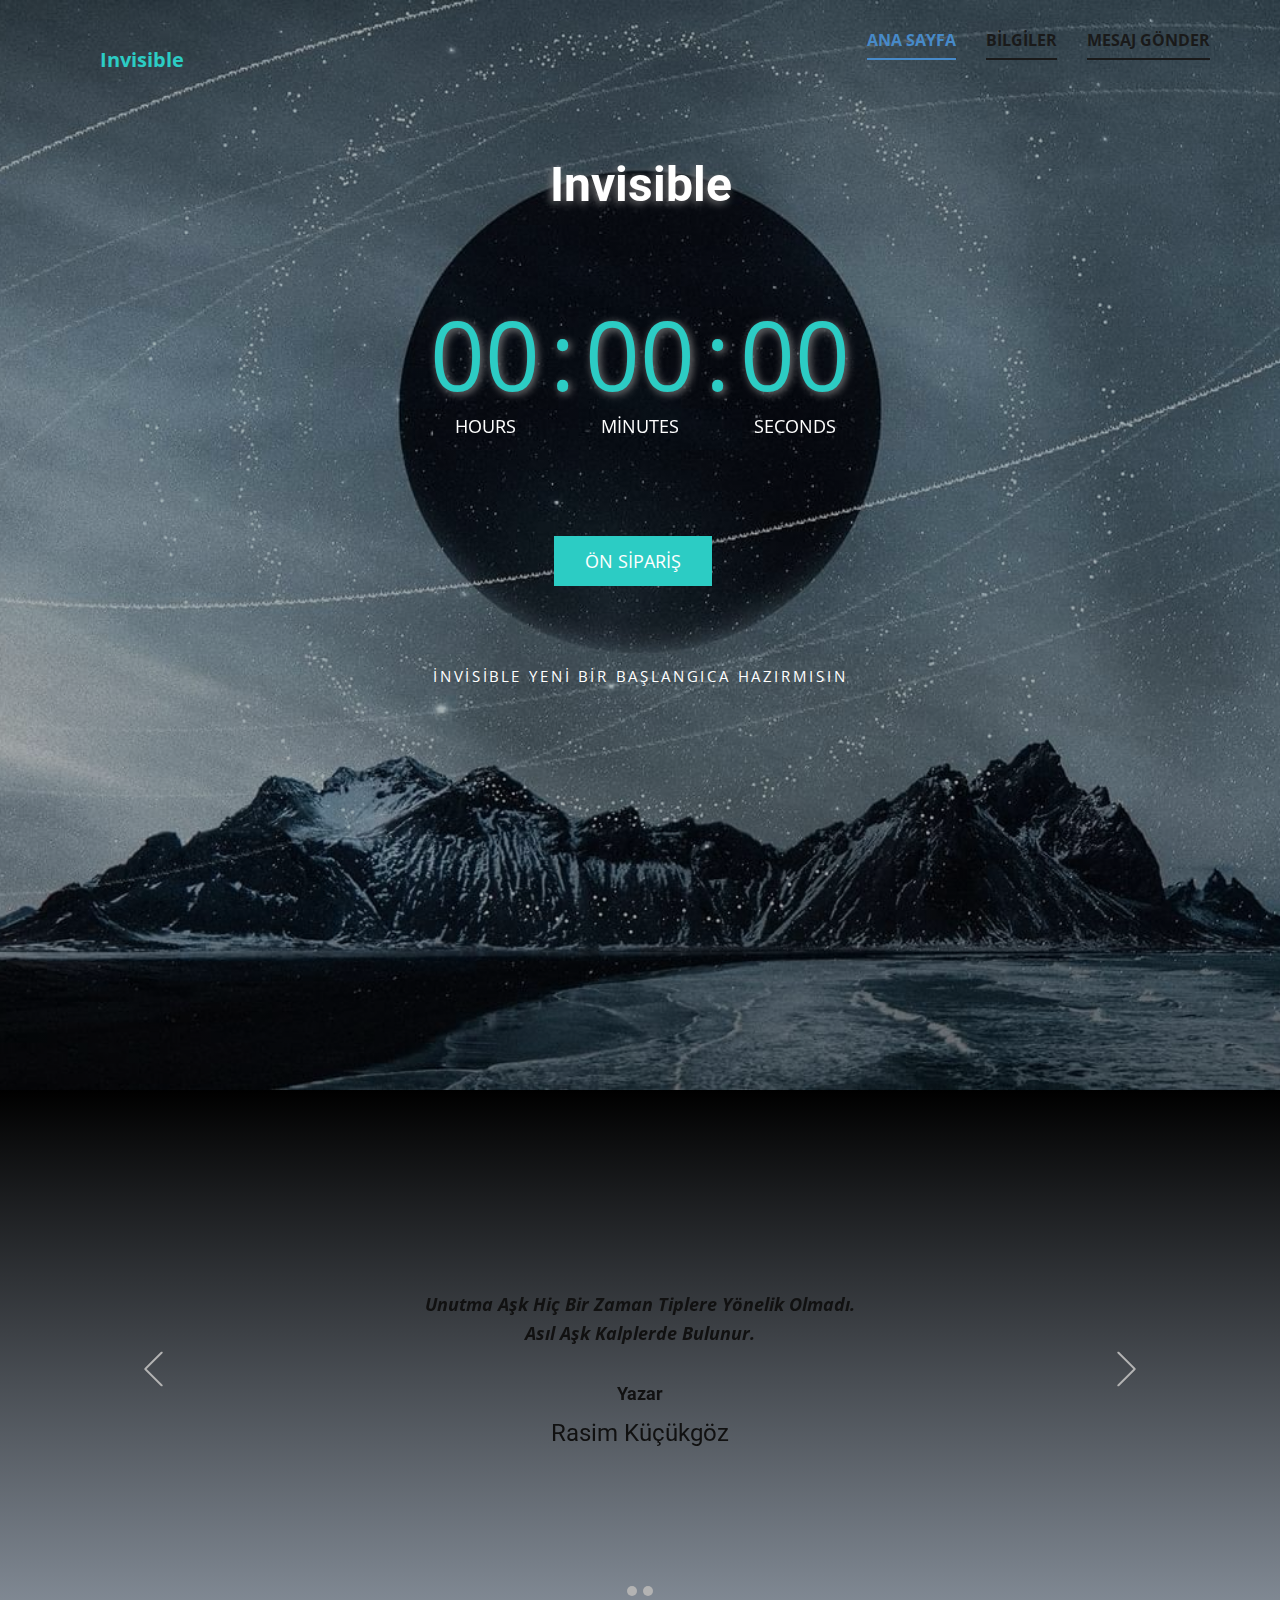
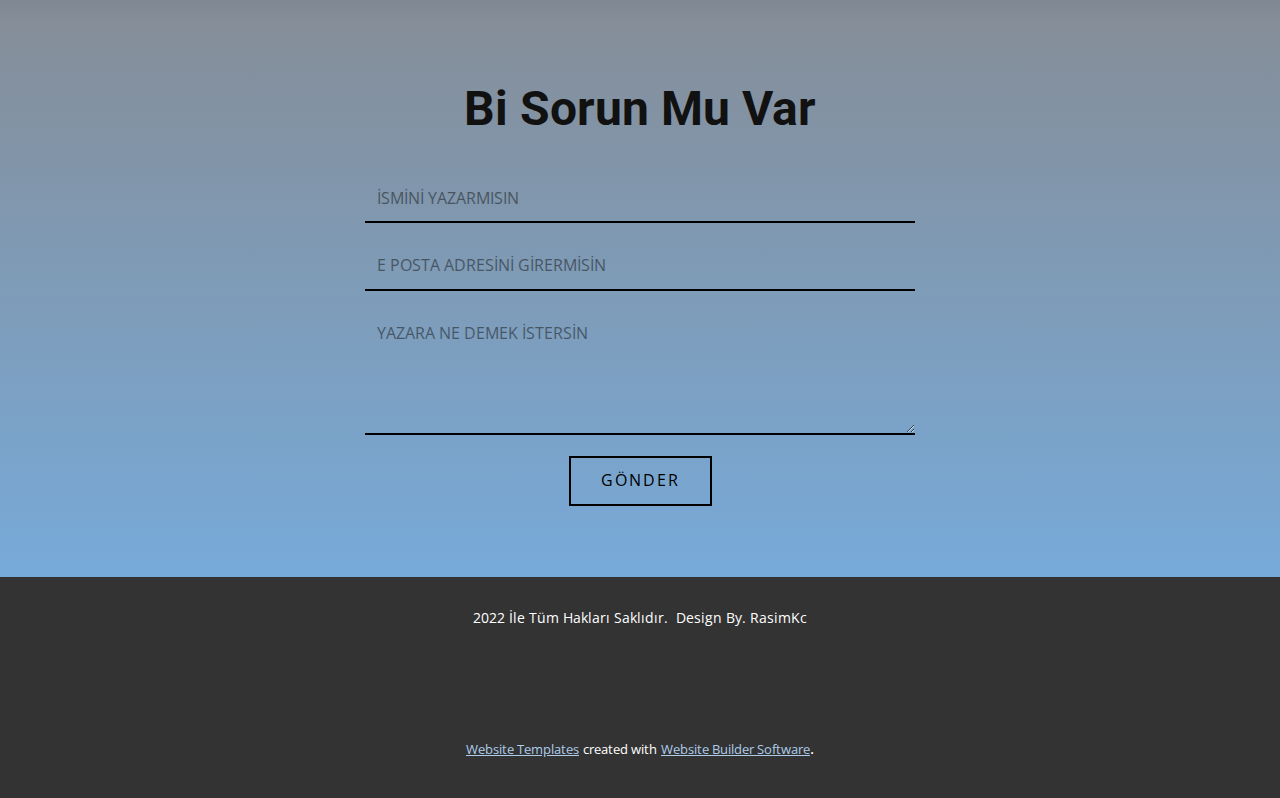
<file: index.html>
<!DOCTYPE html>
<html style="font-size: 16px;" lang="tr-TR">
  <head>
    <meta name="viewport" content="width=device-width, initial-scale=1.0">
    <meta charset="utf-8">
    <meta name="keywords" content="">
    <meta name="description" content="">
    <meta name="page_type" content="np-template-header-footer-from-plugin">
    <title>Ana Sayfa</title>
    <link rel="stylesheet" href="nicepage.css" media="screen">
<link rel="stylesheet" href="Ana-Sayfa.css" media="screen">
    <script class="u-script" type="text/javascript" src="jquery.js" defer=""></script>
    <script class="u-script" type="text/javascript" src="nicepage.js" defer=""></script>
    <meta name="generator" content="Nicepage 4.5.4, nicepage.com">
    <link id="u-theme-google-font" rel="stylesheet" href="https://fonts.googleapis.com/css?family=Roboto:100,100i,300,300i,400,400i,500,500i,700,700i,900,900i|Open+Sans:300,300i,400,400i,500,500i,600,600i,700,700i,800,800i">
    
    
    
    
    <script type="application/ld+json">{
		"@context": "http://schema.org",
		"@type": "Organization",
		"name": "Site1"
}</script>
    <meta name="theme-color" content="#478ac9">
    <meta property="og:title" content="Ana Sayfa">
    <meta property="og:description" content="">
    <meta property="og:type" content="website">
  </head>
  <body data-home-page="Ana-Sayfa.html" data-home-page-title="Ana Sayfa" class="u-body u-overlap u-xl-mode"><header class="u-clearfix u-header u-header" id="sec-6740"><div class="u-clearfix u-sheet u-sheet-1">
        <nav class="u-menu u-menu-dropdown u-offcanvas u-menu-1">
          <div class="menu-collapse" style="font-size: 1rem; letter-spacing: 0px; font-weight: 700; text-transform: uppercase;">
            <a class="u-button-style u-custom-active-border-color u-custom-border u-custom-border-color u-custom-borders u-custom-hover-border-color u-custom-left-right-menu-spacing u-custom-padding-bottom u-custom-text-active-color u-custom-text-color u-custom-text-hover-color u-custom-top-bottom-menu-spacing u-nav-link u-text-active-palette-1-base u-text-hover-palette-2-base" href="#">
              <svg class="u-svg-link" viewBox="0 0 24 24"><use xmlns:xlink="http://www.w3.org/1999/xlink" xlink:href="#menu-hamburger"></use></svg>
              <svg class="u-svg-content" version="1.1" id="menu-hamburger" viewBox="0 0 16 16" x="0px" y="0px" xmlns:xlink="http://www.w3.org/1999/xlink" xmlns="http://www.w3.org/2000/svg"><g><rect y="1" width="16" height="2"></rect><rect y="7" width="16" height="2"></rect><rect y="13" width="16" height="2"></rect>
</g></svg>
            </a>
          </div>
          <div class="u-custom-menu u-nav-container">
            <ul class="u-nav u-spacing-30 u-unstyled u-nav-1"><li class="u-nav-item"><a class="u-border-2 u-border-active-palette-1-base u-border-grey-90 u-border-hover-palette-1-base u-border-no-left u-border-no-right u-border-no-top u-button-style u-nav-link u-text-active-palette-1-base u-text-grey-90 u-text-hover-palette-1-base" href="Ana-Sayfa.html" style="padding: 10px 0px;">Ana Sayfa</a>
</li><li class="u-nav-item"><a class="u-border-2 u-border-active-palette-1-base u-border-grey-90 u-border-hover-palette-1-base u-border-no-left u-border-no-right u-border-no-top u-button-style u-nav-link u-text-active-palette-1-base u-text-grey-90 u-text-hover-palette-1-base" href="Bilgiler.html" style="padding: 10px 0px;">Bilgiler</a>
</li><li class="u-nav-item"><a class="u-border-2 u-border-active-palette-1-base u-border-grey-90 u-border-hover-palette-1-base u-border-no-left u-border-no-right u-border-no-top u-button-style u-nav-link u-text-active-palette-1-base u-text-grey-90 u-text-hover-palette-1-base" href="Mesaj-Gönder.html" style="padding: 10px 0px;">Mesaj Gönder</a>
</li></ul>
          </div>
          <div class="u-custom-menu u-nav-container-collapse">
            <div class="u-black u-container-style u-inner-container-layout u-opacity u-opacity-95 u-sidenav">
              <div class="u-inner-container-layout u-sidenav-overflow">
                <div class="u-menu-close"></div>
                <ul class="u-align-center u-nav u-popupmenu-items u-unstyled u-nav-2"><li class="u-nav-item"><a class="u-button-style u-nav-link" href="Ana-Sayfa.html" style="padding: 10px 20px;">Ana Sayfa</a>
</li><li class="u-nav-item"><a class="u-button-style u-nav-link" href="Bilgiler.html" style="padding: 10px 20px;">Bilgiler</a>
</li><li class="u-nav-item"><a class="u-button-style u-nav-link" href="Mesaj-Gönder.html" style="padding: 10px 20px;">Mesaj Gönder</a>
</li></ul>
              </div>
            </div>
            <div class="u-black u-menu-overlay u-opacity u-opacity-70"></div>
          </div>
        </nav>
        <a href="https://nicepage.dev" class="u-active-palette-2-light-1 u-border-active-palette-2-dark-1 u-border-hover-black u-border-none u-border-palette-1-base u-btn u-button-style u-none u-text-palette-4-dark-1 u-btn-1">Invisible</a>
      </div></header>
    <section class="u-align-center u-clearfix u-image u-shading u-section-1" id="carousel_d411" data-image-width="1280" data-image-height="853">
      <div class="u-clearfix u-sheet u-sheet-1">
        <h1 class="u-text u-text-1" data-animation-name="pulse" data-animation-duration="1000" data-animation-direction="">Invisible</h1>
        <div class="u-countdown u-hover-feature u-countdown-1" data-timer-id="2d98" data-type="to-date" data-target-date="Sun, 20 Mar 2022 07:30:52 GMT" data-for="everyone" data-direction="down" data-time-left="750m" data-target-number="100" data-start-time="Wed Feb 23 2022 22:39:56 GMT+0300 (Türkiye Standart Saati)" data-frequency="1s" data-after-count="none" data-redirect-url="https://" data-animation-name="customAnimationIn" data-animation-duration="1000" data-animation-direction="">
          <div class="u-countdown-wrapper u-spacing-20">
            <div class="u-countdown-item u-countdown-years u-hidden u-spacing-10">
              <div class="u-countdown-counter u-countdown-counter-1"><div class="u-countdown-number u-text-palette-4-base">0</div><div class="u-countdown-number u-hidden u-text-palette-4-base">0</div></div>
              <div class="u-countdown-label u-countdown-label-1">Years</div>
            </div>
            <div class="u-countdown-separator u-hidden u-text-palette-4-base u-countdown-separator-1">:</div>
            <div class="u-countdown-days u-countdown-item u-spacing-10">
              <div class="u-countdown-counter u-countdown-counter-2"><div class="u-countdown-number u-text-palette-4-base">2</div><div class="u-countdown-number u-text-palette-4-base">4</div><div class="u-countdown-number u-hidden u-text-palette-4-base">0</div></div>
              <div class="u-countdown-label u-countdown-label-2">Days</div>
            </div>
            <div class="u-countdown-separator u-text-palette-4-base u-countdown-separator-2">:</div>
            <div class="u-countdown-hours u-countdown-item u-spacing-10">
              <div class="u-countdown-counter u-countdown-counter-3"><div class="u-countdown-number u-text-palette-4-base">1</div><div class="u-countdown-number u-text-palette-4-base">1</div></div>
              <div class="u-countdown-label u-countdown-label-3">Hours</div>
            </div>
            <div class="u-countdown-separator u-text-palette-4-base u-countdown-separator-3">:</div>
            <div class="u-countdown-item u-countdown-minutes u-spacing-10">
              <div class="u-countdown-counter u-countdown-counter-4"><div class="u-countdown-number u-text-palette-4-base">4</div><div class="u-countdown-number u-text-palette-4-base">2</div></div>
              <div class="u-countdown-label u-countdown-label-4">Minutes</div>
            </div>
            <div class="u-countdown-separator u-text-palette-4-base u-countdown-separator-4">:</div>
            <div class="u-countdown-item u-countdown-seconds u-spacing-10">
              <div class="u-countdown-counter u-countdown-counter-5"><div class="u-countdown-number u-text-palette-4-base">4</div><div class="u-countdown-number u-text-palette-4-base">0</div></div>
              <div class="u-countdown-label u-countdown-label-5">Seconds</div>
            </div>
            <div class="u-countdown-separator u-hidden u-text-palette-4-base u-countdown-separator-5">:</div>
            <div class="u-countdown-item u-countdown-numbers u-hidden u-spacing-10">
              <div class="u-countdown-counter u-countdown-counter-6"><div class="u-countdown-number u-text-palette-4-base">0</div><div class="u-countdown-number u-text-palette-4-base">0</div></div>
              <div class="u-countdown-label u-countdown-label-6">Items</div>
            </div>
          </div>
          <div class="u-countdown-message u-hidden">
            <p>Sorry, the time is up.</p>
          </div>
        </div>
        <div class="u-align-center u-form u-form-1">
          <form action="#" method="POST" class="u-clearfix u-form-horizontal u-form-spacing-0 u-inner-form" style="padding: 0px;" source="custom" name="form">
            <div class="u-align-left u-form-group u-form-submit">
              <a href="#" class="u-active-palette-4-light-1 u-border-1 u-border-active-palette-4-light-1 u-border-hover-palette-4-light-1 u-border-palette-4-base u-btn u-btn-submit u-button-style u-hover-palette-4-light-1 u-palette-4-base u-btn-1">öN Sipariş<br>
              </a>
              <input type="submit" value="submit" class="u-form-control-hidden">
            </div>
            <div class="u-form-send-message u-form-send-success"> Thank you! Your message has been sent. </div>
            <div class="u-form-send-error u-form-send-message"> Unable to send your message. Please fix errors then try again. </div>
            <input type="hidden" value="" name="recaptchaResponse">
          </form>
        </div>
        <p class="u-hover-feature u-text u-text-2">iNVİSİBLE YENİ BİR BAŞLANGICA HAZIRMISIN</p>
      </div>
      
      
    </section>
    <section class="u-align-left u-clearfix u-gradient u-section-2" id="sec-bfeb">
      <div class="u-clearfix u-sheet u-sheet-1">
        <div id="carousel-82ff" data-interval="5000" data-u-ride="carousel" class="u-carousel u-expanded-width-xs u-slider u-slider-1">
          <ol class="u-absolute-hcenter u-carousel-indicators u-carousel-indicators-1">
            <li data-u-target="#carousel-82ff" class="u-active u-grey-30 u-shape-circle" data-u-slide-to="0" style="width: 10px; height: 10px;"></li>
            <li data-u-target="#carousel-82ff" class="u-grey-30 u-shape-circle" data-u-slide-to="1" style="width: 10px; height: 10px;"></li>
          </ol>
          <div class="u-carousel-inner" role="listbox">
            <div class="u-active u-align-center u-carousel-item u-container-style u-slide">
              <div class="u-container-layout u-valign-middle u-container-layout-1">
                <p class="u-align-center u-large-text u-text u-text-variant u-text-1">Unutma Aşk Hiç Bir Zaman Tiplere Yönelik Olmadı.<br>Asıl Aşk Kalplerde Bulunur.
                </p>
                <h6 class="u-align-center u-text u-text-2">Yazar</h6>
                <h4 class="u-align-center u-text u-text-3">Rasim Küçükgöz</h4>
              </div>
            </div>
            <div class="u-align-center u-carousel-item u-container-style u-expanded-width-lg u-expanded-width-xl u-slide">
              <div class="u-container-layout u-valign-middle u-container-layout-2"><span class="u-icon u-icon-circle u-text-grey-25 u-icon-1"><svg class="u-svg-link" preserveAspectRatio="xMidYMin slice" viewBox="0 0 95.333 95.332" style=""><use xmlns:xlink="http://www.w3.org/1999/xlink" xlink:href="#svg-4a07"></use></svg><svg class="u-svg-content" viewBox="0 0 95.333 95.332" x="0px" y="0px" id="svg-4a07" style="enable-background:new 0 0 95.333 95.332;"><g><g><path d="M30.512,43.939c-2.348-0.676-4.696-1.019-6.98-1.019c-3.527,0-6.47,0.806-8.752,1.793    c2.2-8.054,7.485-21.951,18.013-23.516c0.975-0.145,1.774-0.85,2.04-1.799l2.301-8.23c0.194-0.696,0.079-1.441-0.318-2.045    s-1.035-1.007-1.75-1.105c-0.777-0.106-1.569-0.16-2.354-0.16c-12.637,0-25.152,13.19-30.433,32.076    c-3.1,11.08-4.009,27.738,3.627,38.223c4.273,5.867,10.507,9,18.529,9.313c0.033,0.001,0.065,0.002,0.098,0.002    c9.898,0,18.675-6.666,21.345-16.209c1.595-5.705,0.874-11.688-2.032-16.851C40.971,49.307,36.236,45.586,30.512,43.939z"></path><path d="M92.471,54.413c-2.875-5.106-7.61-8.827-13.334-10.474c-2.348-0.676-4.696-1.019-6.979-1.019    c-3.527,0-6.471,0.806-8.753,1.793c2.2-8.054,7.485-21.951,18.014-23.516c0.975-0.145,1.773-0.85,2.04-1.799l2.301-8.23    c0.194-0.696,0.079-1.441-0.318-2.045c-0.396-0.604-1.034-1.007-1.75-1.105c-0.776-0.106-1.568-0.16-2.354-0.16    c-12.637,0-25.152,13.19-30.434,32.076c-3.099,11.08-4.008,27.738,3.629,38.225c4.272,5.866,10.507,9,18.528,9.312    c0.033,0.001,0.065,0.002,0.099,0.002c9.897,0,18.675-6.666,21.345-16.209C96.098,65.559,95.376,59.575,92.471,54.413z"></path>
</g>
</g></svg>
              
              
            </span>
                <p class="u-align-center u-large-text u-text u-text-variant u-text-4">"Lorem ipsum dolor sit amet, consectetur adipiscing elit, sed do eiusmod tempor incididunt ut labore et dolore magna aliqua. Ut enim ad minim veniam, quis nostrud exercitation ullamco laboris nisi ut aliquip ex ea commodo consequat. Duis aute irure dolor in reprehenderit in voluptate velit esse cillum dolore eu fugiat nulla pariatur.</p>
                <h6 class="u-align-center u-text u-text-5">President, CEO</h6>
                <h4 class="u-align-center u-text u-text-6">Connor Quinn<br>
                </h4>
              </div>
            </div>
          </div>
          <a class="u-absolute-vcenter u-carousel-control u-carousel-control-prev u-text-grey-30 u-carousel-control-1" href="#carousel-82ff" role="button" data-u-slide="prev">
            <span aria-hidden="true">
              <svg viewBox="0 0 477.175 477.175"><path d="M145.188,238.575l215.5-215.5c5.3-5.3,5.3-13.8,0-19.1s-13.8-5.3-19.1,0l-225.1,225.1c-5.3,5.3-5.3,13.8,0,19.1l225.1,225
                    c2.6,2.6,6.1,4,9.5,4s6.9-1.3,9.5-4c5.3-5.3,5.3-13.8,0-19.1L145.188,238.575z"></path></svg>
            </span>
            <span class="sr-only">+Previous</span>
          </a>
          <a class="u-absolute-vcenter u-carousel-control u-carousel-control-next u-text-grey-30 u-carousel-control-2" href="#carousel-82ff" role="button" data-u-slide="next">
            <span aria-hidden="true">
              <svg viewBox="0 0 477.175 477.175"><path d="M360.731,229.075l-225.1-225.1c-5.3-5.3-13.8-5.3-19.1,0s-5.3,13.8,0,19.1l215.5,215.5l-215.5,215.5
                    c-5.3,5.3-5.3,13.8,0,19.1c2.6,2.6,6.1,4,9.5,4c3.4,0,6.9-1.3,9.5-4l225.1-225.1C365.931,242.875,365.931,234.275,360.731,229.075z"></path></svg>
            </span>
            <span class="sr-only">+Next</span>
          </a>
        </div>
      </div>
    </section>
    <section class="u-align-center u-clearfix u-gradient u-section-3" id="sec-122c">
      <div class="u-clearfix u-sheet u-valign-middle-lg u-valign-middle-md u-valign-middle-sm u-valign-middle-xl u-sheet-1">
        <h1 class="u-text u-text-default u-text-1">Bi Sorun Mu Var</h1>
        <div class="u-form u-form-1">
          <form action="#" method="POST" class="u-clearfix u-form-spacing-20 u-form-vertical u-inner-form" style="padding: 10px" source="custom" name="form">
            <div class="u-form-group u-form-name u-label-none">
              <label for="name-3b9a" class="u-label">İsmin</label>
              <input type="text" placeholder="İsmini Yazarmısın" id="name-3b9a" name="name" class="u-border-2 u-border-black u-border-no-left u-border-no-right u-border-no-top u-input u-input-rectangle u-input-1" required="">
            </div>
            <div class="u-form-email u-form-group u-label-none">
              <label for="email-3b9a" class="u-label">E-Posta</label>
              <input type="email" placeholder="E posta adresini girermisin" id="email-3b9a" name="email" class="u-border-2 u-border-black u-border-no-left u-border-no-right u-border-no-top u-input u-input-rectangle u-input-2" required="">
            </div>
            <div class="u-form-group u-form-message u-label-none">
              <label for="message-3b9a" class="u-label">Mesajın</label>
              <textarea placeholder="Yazara Ne Demek İstersin" rows="4" cols="50" id="message-3b9a" name="message" class="u-border-2 u-border-black u-border-no-left u-border-no-right u-border-no-top u-input u-input-rectangle u-input-3" required=""></textarea>
            </div>
            <div class="u-align-center u-form-group u-form-submit">
              <a href="#" class="u-border-2 u-border-black u-btn u-btn-rectangle u-btn-submit u-button-style u-none u-btn-1">Gönder<br>
              </a>
              <input type="submit" value="submit" class="u-form-control-hidden">
            </div>
            <div class="u-form-send-message u-form-send-success"> Thank you! Your message has been sent. </div>
            <div class="u-form-send-error u-form-send-message"> Unable to send your message. Please fix errors then try again. </div>
            <input type="hidden" value="" name="recaptchaResponse">
          </form>
        </div>
      </div>
    </section>
    
    
    <footer class="u-align-center u-clearfix u-footer u-grey-80 u-footer" id="sec-8ac2"><div class="u-clearfix u-sheet u-sheet-1">
        <p class="u-small-text u-text u-text-variant u-text-1">2022 İle Tüm Hakları Saklıdır.&nbsp; Design By. RasimKc</p>
      </div></footer>
    <section class="u-backlink u-clearfix u-grey-80">
      <a class="u-link" href="https://nicepage.com/website-templates" target="_blank">
        <span>Website Templates</span>
      </a>
      <p class="u-text">
        <span>created with</span>
      </p>
      <a class="u-link" href="" target="_blank">
        <span>Website Builder Software</span>
      </a>. 
    </section>
  </body>
</html>
</file>
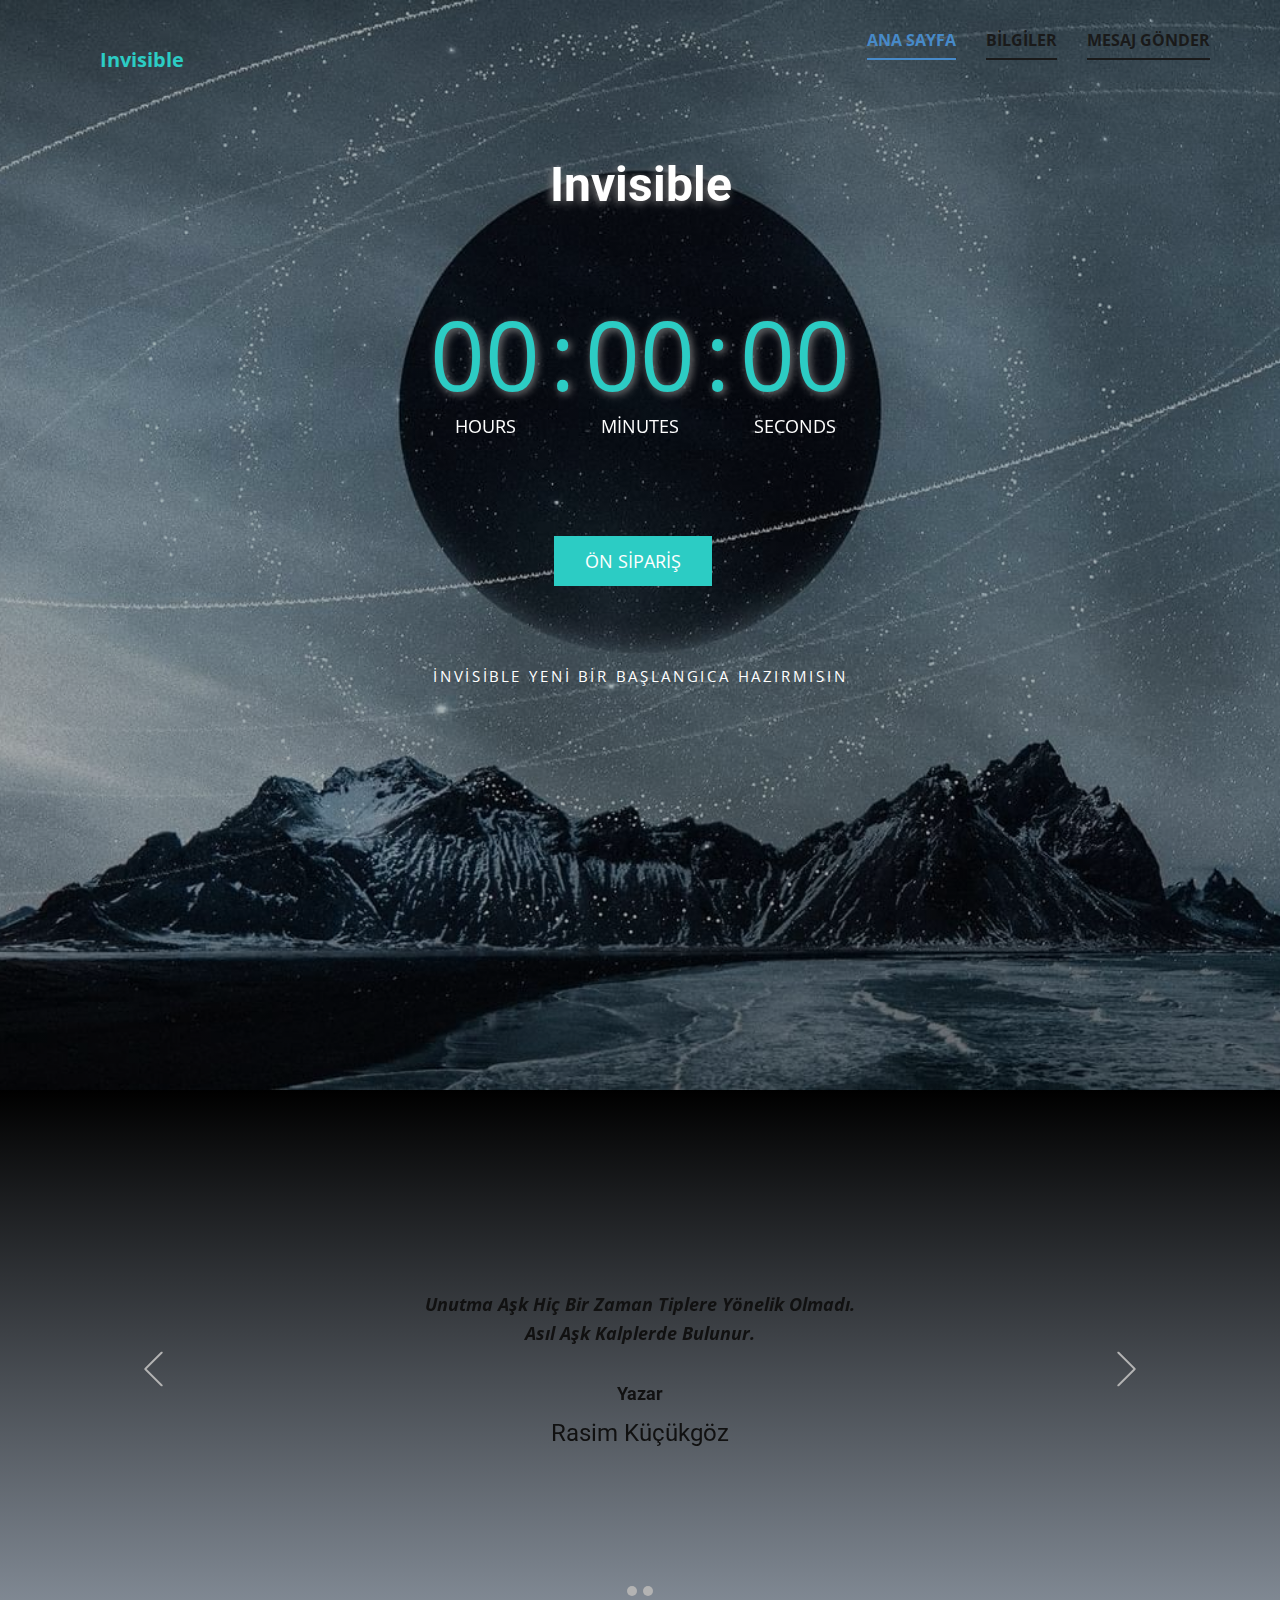
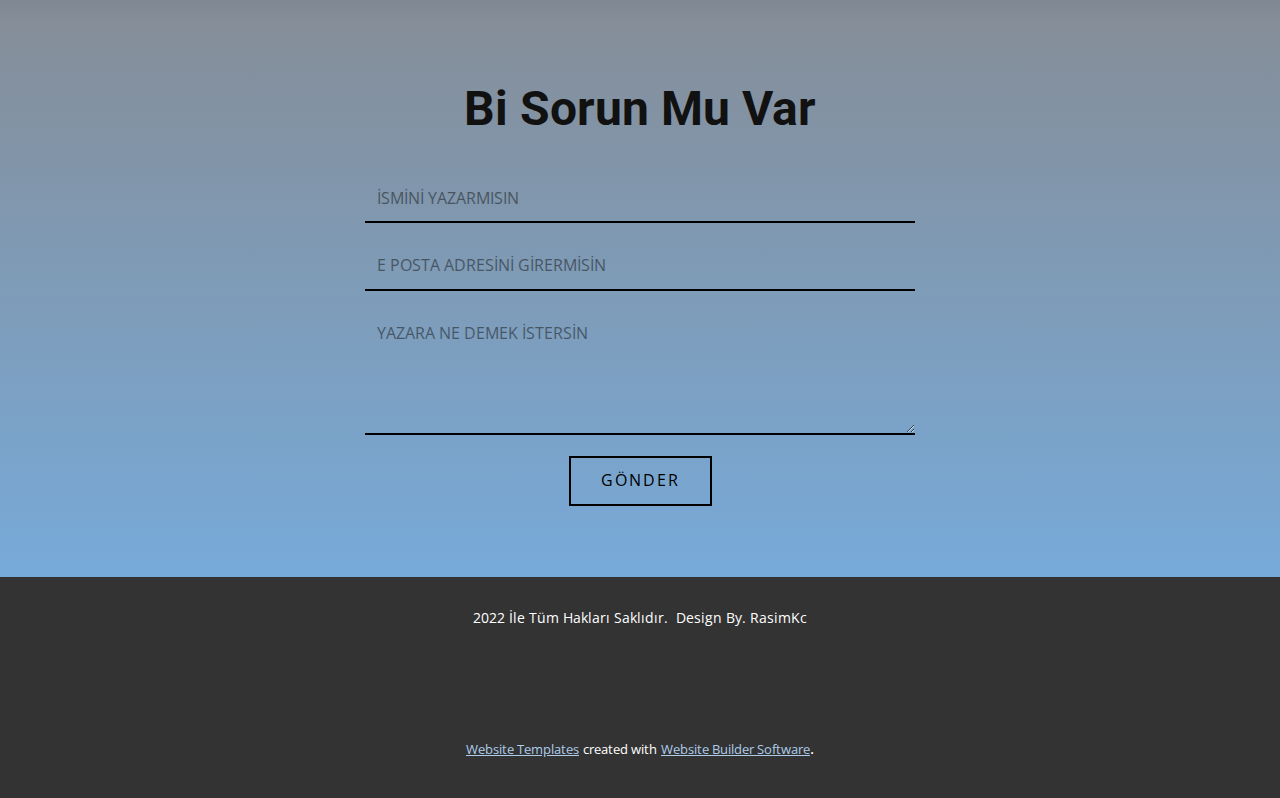
<file: Ana-Sayfa.html>
<!DOCTYPE html>
<html style="font-size: 16px;" lang="tr-TR">
  <head>
    <meta name="viewport" content="width=device-width, initial-scale=1.0">
    <meta charset="utf-8">
    <meta name="keywords" content="">
    <meta name="description" content="">
    <meta name="page_type" content="np-template-header-footer-from-plugin">
    <title>Ana Sayfa</title>
    <link rel="stylesheet" href="nicepage.css" media="screen">
<link rel="stylesheet" href="Ana-Sayfa.css" media="screen">
    <script class="u-script" type="text/javascript" src="jquery.js" defer=""></script>
    <script class="u-script" type="text/javascript" src="nicepage.js" defer=""></script>
    <meta name="generator" content="Nicepage 4.5.4, nicepage.com">
    <link id="u-theme-google-font" rel="stylesheet" href="https://fonts.googleapis.com/css?family=Roboto:100,100i,300,300i,400,400i,500,500i,700,700i,900,900i|Open+Sans:300,300i,400,400i,500,500i,600,600i,700,700i,800,800i">
    
    
    
    
    <script type="application/ld+json">{
		"@context": "http://schema.org",
		"@type": "Organization",
		"name": "Site1"
}</script>
    <meta name="theme-color" content="#478ac9">
    <meta property="og:title" content="Ana Sayfa">
    <meta property="og:description" content="">
    <meta property="og:type" content="website">
  </head>
  <body class="u-body u-overlap u-xl-mode"><header class="u-clearfix u-header u-header" id="sec-6740"><div class="u-clearfix u-sheet u-sheet-1">
        <nav class="u-menu u-menu-dropdown u-offcanvas u-menu-1">
          <div class="menu-collapse" style="font-size: 1rem; letter-spacing: 0px; font-weight: 700; text-transform: uppercase;">
            <a class="u-button-style u-custom-active-border-color u-custom-border u-custom-border-color u-custom-borders u-custom-hover-border-color u-custom-left-right-menu-spacing u-custom-padding-bottom u-custom-text-active-color u-custom-text-color u-custom-text-hover-color u-custom-top-bottom-menu-spacing u-nav-link u-text-active-palette-1-base u-text-hover-palette-2-base" href="#">
              <svg class="u-svg-link" viewBox="0 0 24 24"><use xmlns:xlink="http://www.w3.org/1999/xlink" xlink:href="#menu-hamburger"></use></svg>
              <svg class="u-svg-content" version="1.1" id="menu-hamburger" viewBox="0 0 16 16" x="0px" y="0px" xmlns:xlink="http://www.w3.org/1999/xlink" xmlns="http://www.w3.org/2000/svg"><g><rect y="1" width="16" height="2"></rect><rect y="7" width="16" height="2"></rect><rect y="13" width="16" height="2"></rect>
</g></svg>
            </a>
          </div>
          <div class="u-custom-menu u-nav-container">
            <ul class="u-nav u-spacing-30 u-unstyled u-nav-1"><li class="u-nav-item"><a class="u-border-2 u-border-active-palette-1-base u-border-grey-90 u-border-hover-palette-1-base u-border-no-left u-border-no-right u-border-no-top u-button-style u-nav-link u-text-active-palette-1-base u-text-grey-90 u-text-hover-palette-1-base" href="Ana-Sayfa.html" style="padding: 10px 0px;">Ana Sayfa</a>
</li><li class="u-nav-item"><a class="u-border-2 u-border-active-palette-1-base u-border-grey-90 u-border-hover-palette-1-base u-border-no-left u-border-no-right u-border-no-top u-button-style u-nav-link u-text-active-palette-1-base u-text-grey-90 u-text-hover-palette-1-base" href="Bilgiler.html" style="padding: 10px 0px;">Bilgiler</a>
</li><li class="u-nav-item"><a class="u-border-2 u-border-active-palette-1-base u-border-grey-90 u-border-hover-palette-1-base u-border-no-left u-border-no-right u-border-no-top u-button-style u-nav-link u-text-active-palette-1-base u-text-grey-90 u-text-hover-palette-1-base" href="Mesaj-Gönder.html" style="padding: 10px 0px;">Mesaj Gönder</a>
</li></ul>
          </div>
          <div class="u-custom-menu u-nav-container-collapse">
            <div class="u-black u-container-style u-inner-container-layout u-opacity u-opacity-95 u-sidenav">
              <div class="u-inner-container-layout u-sidenav-overflow">
                <div class="u-menu-close"></div>
                <ul class="u-align-center u-nav u-popupmenu-items u-unstyled u-nav-2"><li class="u-nav-item"><a class="u-button-style u-nav-link" href="Ana-Sayfa.html" style="padding: 10px 20px;">Ana Sayfa</a>
</li><li class="u-nav-item"><a class="u-button-style u-nav-link" href="Bilgiler.html" style="padding: 10px 20px;">Bilgiler</a>
</li><li class="u-nav-item"><a class="u-button-style u-nav-link" href="Mesaj-Gönder.html" style="padding: 10px 20px;">Mesaj Gönder</a>
</li></ul>
              </div>
            </div>
            <div class="u-black u-menu-overlay u-opacity u-opacity-70"></div>
          </div>
        </nav>
        <a href="https://nicepage.dev" class="u-active-palette-2-light-1 u-border-active-palette-2-dark-1 u-border-hover-black u-border-none u-border-palette-1-base u-btn u-button-style u-none u-text-palette-4-dark-1 u-btn-1">Invisible</a>
      </div></header>
    <section class="u-align-center u-clearfix u-image u-shading u-section-1" id="carousel_d411" data-image-width="1280" data-image-height="853">
      <div class="u-clearfix u-sheet u-sheet-1">
        <h1 class="u-text u-text-1" data-animation-name="pulse" data-animation-duration="1000" data-animation-direction="">Invisible</h1>
        <div class="u-countdown u-hover-feature u-countdown-1" data-timer-id="2d98" data-type="to-date" data-target-date="Sun, 20 Mar 2022 07:30:52 GMT" data-for="everyone" data-direction="down" data-time-left="750m" data-target-number="100" data-start-time="Wed Feb 23 2022 22:39:56 GMT+0300 (Türkiye Standart Saati)" data-frequency="1s" data-after-count="none" data-redirect-url="https://" data-animation-name="customAnimationIn" data-animation-duration="1000" data-animation-direction="">
          <div class="u-countdown-wrapper u-spacing-20">
            <div class="u-countdown-item u-countdown-years u-hidden u-spacing-10">
              <div class="u-countdown-counter u-countdown-counter-1"><div class="u-countdown-number u-text-palette-4-base">0</div><div class="u-countdown-number u-hidden u-text-palette-4-base">0</div></div>
              <div class="u-countdown-label u-countdown-label-1">Years</div>
            </div>
            <div class="u-countdown-separator u-hidden u-text-palette-4-base u-countdown-separator-1">:</div>
            <div class="u-countdown-days u-countdown-item u-spacing-10">
              <div class="u-countdown-counter u-countdown-counter-2"><div class="u-countdown-number u-text-palette-4-base">2</div><div class="u-countdown-number u-text-palette-4-base">4</div><div class="u-countdown-number u-hidden u-text-palette-4-base">0</div></div>
              <div class="u-countdown-label u-countdown-label-2">Days</div>
            </div>
            <div class="u-countdown-separator u-text-palette-4-base u-countdown-separator-2">:</div>
            <div class="u-countdown-hours u-countdown-item u-spacing-10">
              <div class="u-countdown-counter u-countdown-counter-3"><div class="u-countdown-number u-text-palette-4-base">1</div><div class="u-countdown-number u-text-palette-4-base">1</div></div>
              <div class="u-countdown-label u-countdown-label-3">Hours</div>
            </div>
            <div class="u-countdown-separator u-text-palette-4-base u-countdown-separator-3">:</div>
            <div class="u-countdown-item u-countdown-minutes u-spacing-10">
              <div class="u-countdown-counter u-countdown-counter-4"><div class="u-countdown-number u-text-palette-4-base">4</div><div class="u-countdown-number u-text-palette-4-base">2</div></div>
              <div class="u-countdown-label u-countdown-label-4">Minutes</div>
            </div>
            <div class="u-countdown-separator u-text-palette-4-base u-countdown-separator-4">:</div>
            <div class="u-countdown-item u-countdown-seconds u-spacing-10">
              <div class="u-countdown-counter u-countdown-counter-5"><div class="u-countdown-number u-text-palette-4-base">4</div><div class="u-countdown-number u-text-palette-4-base">0</div></div>
              <div class="u-countdown-label u-countdown-label-5">Seconds</div>
            </div>
            <div class="u-countdown-separator u-hidden u-text-palette-4-base u-countdown-separator-5">:</div>
            <div class="u-countdown-item u-countdown-numbers u-hidden u-spacing-10">
              <div class="u-countdown-counter u-countdown-counter-6"><div class="u-countdown-number u-text-palette-4-base">0</div><div class="u-countdown-number u-text-palette-4-base">0</div></div>
              <div class="u-countdown-label u-countdown-label-6">Items</div>
            </div>
          </div>
          <div class="u-countdown-message u-hidden">
            <p>Sorry, the time is up.</p>
          </div>
        </div>
        <div class="u-align-center u-form u-form-1">
          <form action="#" method="POST" class="u-clearfix u-form-horizontal u-form-spacing-0 u-inner-form" style="padding: 0px;" source="custom" name="form">
            <div class="u-align-left u-form-group u-form-submit">
              <a href="#" class="u-active-palette-4-light-1 u-border-1 u-border-active-palette-4-light-1 u-border-hover-palette-4-light-1 u-border-palette-4-base u-btn u-btn-submit u-button-style u-hover-palette-4-light-1 u-palette-4-base u-btn-1">öN Sipariş<br>
              </a>
              <input type="submit" value="submit" class="u-form-control-hidden">
            </div>
            <div class="u-form-send-message u-form-send-success"> Thank you! Your message has been sent. </div>
            <div class="u-form-send-error u-form-send-message"> Unable to send your message. Please fix errors then try again. </div>
            <input type="hidden" value="" name="recaptchaResponse">
          </form>
        </div>
        <p class="u-hover-feature u-text u-text-2">iNVİSİBLE YENİ BİR BAŞLANGICA HAZIRMISIN</p>
      </div>
      
      
    </section>
    <section class="u-align-left u-clearfix u-gradient u-section-2" id="sec-bfeb">
      <div class="u-clearfix u-sheet u-sheet-1">
        <div id="carousel-82ff" data-interval="5000" data-u-ride="carousel" class="u-carousel u-expanded-width-xs u-slider u-slider-1">
          <ol class="u-absolute-hcenter u-carousel-indicators u-carousel-indicators-1">
            <li data-u-target="#carousel-82ff" class="u-active u-grey-30 u-shape-circle" data-u-slide-to="0" style="width: 10px; height: 10px;"></li>
            <li data-u-target="#carousel-82ff" class="u-grey-30 u-shape-circle" data-u-slide-to="1" style="width: 10px; height: 10px;"></li>
          </ol>
          <div class="u-carousel-inner" role="listbox">
            <div class="u-active u-align-center u-carousel-item u-container-style u-slide">
              <div class="u-container-layout u-valign-middle u-container-layout-1">
                <p class="u-align-center u-large-text u-text u-text-variant u-text-1">Unutma Aşk Hiç Bir Zaman Tiplere Yönelik Olmadı.<br>Asıl Aşk Kalplerde Bulunur.
                </p>
                <h6 class="u-align-center u-text u-text-2">Yazar</h6>
                <h4 class="u-align-center u-text u-text-3">Rasim Küçükgöz</h4>
              </div>
            </div>
            <div class="u-align-center u-carousel-item u-container-style u-expanded-width-lg u-expanded-width-xl u-slide">
              <div class="u-container-layout u-valign-middle u-container-layout-2"><span class="u-icon u-icon-circle u-text-grey-25 u-icon-1"><svg class="u-svg-link" preserveAspectRatio="xMidYMin slice" viewBox="0 0 95.333 95.332" style=""><use xmlns:xlink="http://www.w3.org/1999/xlink" xlink:href="#svg-4a07"></use></svg><svg class="u-svg-content" viewBox="0 0 95.333 95.332" x="0px" y="0px" id="svg-4a07" style="enable-background:new 0 0 95.333 95.332;"><g><g><path d="M30.512,43.939c-2.348-0.676-4.696-1.019-6.98-1.019c-3.527,0-6.47,0.806-8.752,1.793    c2.2-8.054,7.485-21.951,18.013-23.516c0.975-0.145,1.774-0.85,2.04-1.799l2.301-8.23c0.194-0.696,0.079-1.441-0.318-2.045    s-1.035-1.007-1.75-1.105c-0.777-0.106-1.569-0.16-2.354-0.16c-12.637,0-25.152,13.19-30.433,32.076    c-3.1,11.08-4.009,27.738,3.627,38.223c4.273,5.867,10.507,9,18.529,9.313c0.033,0.001,0.065,0.002,0.098,0.002    c9.898,0,18.675-6.666,21.345-16.209c1.595-5.705,0.874-11.688-2.032-16.851C40.971,49.307,36.236,45.586,30.512,43.939z"></path><path d="M92.471,54.413c-2.875-5.106-7.61-8.827-13.334-10.474c-2.348-0.676-4.696-1.019-6.979-1.019    c-3.527,0-6.471,0.806-8.753,1.793c2.2-8.054,7.485-21.951,18.014-23.516c0.975-0.145,1.773-0.85,2.04-1.799l2.301-8.23    c0.194-0.696,0.079-1.441-0.318-2.045c-0.396-0.604-1.034-1.007-1.75-1.105c-0.776-0.106-1.568-0.16-2.354-0.16    c-12.637,0-25.152,13.19-30.434,32.076c-3.099,11.08-4.008,27.738,3.629,38.225c4.272,5.866,10.507,9,18.528,9.312    c0.033,0.001,0.065,0.002,0.099,0.002c9.897,0,18.675-6.666,21.345-16.209C96.098,65.559,95.376,59.575,92.471,54.413z"></path>
</g>
</g></svg>
              
              
            </span>
                <p class="u-align-center u-large-text u-text u-text-variant u-text-4">"Lorem ipsum dolor sit amet, consectetur adipiscing elit, sed do eiusmod tempor incididunt ut labore et dolore magna aliqua. Ut enim ad minim veniam, quis nostrud exercitation ullamco laboris nisi ut aliquip ex ea commodo consequat. Duis aute irure dolor in reprehenderit in voluptate velit esse cillum dolore eu fugiat nulla pariatur.</p>
                <h6 class="u-align-center u-text u-text-5">President, CEO</h6>
                <h4 class="u-align-center u-text u-text-6">Connor Quinn<br>
                </h4>
              </div>
            </div>
          </div>
          <a class="u-absolute-vcenter u-carousel-control u-carousel-control-prev u-text-grey-30 u-carousel-control-1" href="#carousel-82ff" role="button" data-u-slide="prev">
            <span aria-hidden="true">
              <svg viewBox="0 0 477.175 477.175"><path d="M145.188,238.575l215.5-215.5c5.3-5.3,5.3-13.8,0-19.1s-13.8-5.3-19.1,0l-225.1,225.1c-5.3,5.3-5.3,13.8,0,19.1l225.1,225
                    c2.6,2.6,6.1,4,9.5,4s6.9-1.3,9.5-4c5.3-5.3,5.3-13.8,0-19.1L145.188,238.575z"></path></svg>
            </span>
            <span class="sr-only">+Previous</span>
          </a>
          <a class="u-absolute-vcenter u-carousel-control u-carousel-control-next u-text-grey-30 u-carousel-control-2" href="#carousel-82ff" role="button" data-u-slide="next">
            <span aria-hidden="true">
              <svg viewBox="0 0 477.175 477.175"><path d="M360.731,229.075l-225.1-225.1c-5.3-5.3-13.8-5.3-19.1,0s-5.3,13.8,0,19.1l215.5,215.5l-215.5,215.5
                    c-5.3,5.3-5.3,13.8,0,19.1c2.6,2.6,6.1,4,9.5,4c3.4,0,6.9-1.3,9.5-4l225.1-225.1C365.931,242.875,365.931,234.275,360.731,229.075z"></path></svg>
            </span>
            <span class="sr-only">+Next</span>
          </a>
        </div>
      </div>
    </section>
    <section class="u-align-center u-clearfix u-gradient u-section-3" id="sec-122c">
      <div class="u-clearfix u-sheet u-valign-middle-lg u-valign-middle-md u-valign-middle-sm u-valign-middle-xl u-sheet-1">
        <h1 class="u-text u-text-default u-text-1">Bi Sorun Mu Var</h1>
        <div class="u-form u-form-1">
          <form action="#" method="POST" class="u-clearfix u-form-spacing-20 u-form-vertical u-inner-form" style="padding: 10px" source="custom" name="form">
            <div class="u-form-group u-form-name u-label-none">
              <label for="name-3b9a" class="u-label">İsmin</label>
              <input type="text" placeholder="İsmini Yazarmısın" id="name-3b9a" name="name" class="u-border-2 u-border-black u-border-no-left u-border-no-right u-border-no-top u-input u-input-rectangle u-input-1" required="">
            </div>
            <div class="u-form-email u-form-group u-label-none">
              <label for="email-3b9a" class="u-label">E-Posta</label>
              <input type="email" placeholder="E posta adresini girermisin" id="email-3b9a" name="email" class="u-border-2 u-border-black u-border-no-left u-border-no-right u-border-no-top u-input u-input-rectangle u-input-2" required="">
            </div>
            <div class="u-form-group u-form-message u-label-none">
              <label for="message-3b9a" class="u-label">Mesajın</label>
              <textarea placeholder="Yazara Ne Demek İstersin" rows="4" cols="50" id="message-3b9a" name="message" class="u-border-2 u-border-black u-border-no-left u-border-no-right u-border-no-top u-input u-input-rectangle u-input-3" required=""></textarea>
            </div>
            <div class="u-align-center u-form-group u-form-submit">
              <a href="#" class="u-border-2 u-border-black u-btn u-btn-rectangle u-btn-submit u-button-style u-none u-btn-1">Gönder<br>
              </a>
              <input type="submit" value="submit" class="u-form-control-hidden">
            </div>
            <div class="u-form-send-message u-form-send-success"> Thank you! Your message has been sent. </div>
            <div class="u-form-send-error u-form-send-message"> Unable to send your message. Please fix errors then try again. </div>
            <input type="hidden" value="" name="recaptchaResponse">
          </form>
        </div>
      </div>
    </section>
    
    
    <footer class="u-align-center u-clearfix u-footer u-grey-80 u-footer" id="sec-8ac2"><div class="u-clearfix u-sheet u-sheet-1">
        <p class="u-small-text u-text u-text-variant u-text-1">2022 İle Tüm Hakları Saklıdır.&nbsp; Design By. RasimKc</p>
      </div></footer>
    <section class="u-backlink u-clearfix u-grey-80">
      <a class="u-link" href="https://nicepage.com/website-templates" target="_blank">
        <span>Website Templates</span>
      </a>
      <p class="u-text">
        <span>created with</span>
      </p>
      <a class="u-link" href="" target="_blank">
        <span>Website Builder Software</span>
      </a>. 
    </section>
  </body>
</html>
</file>
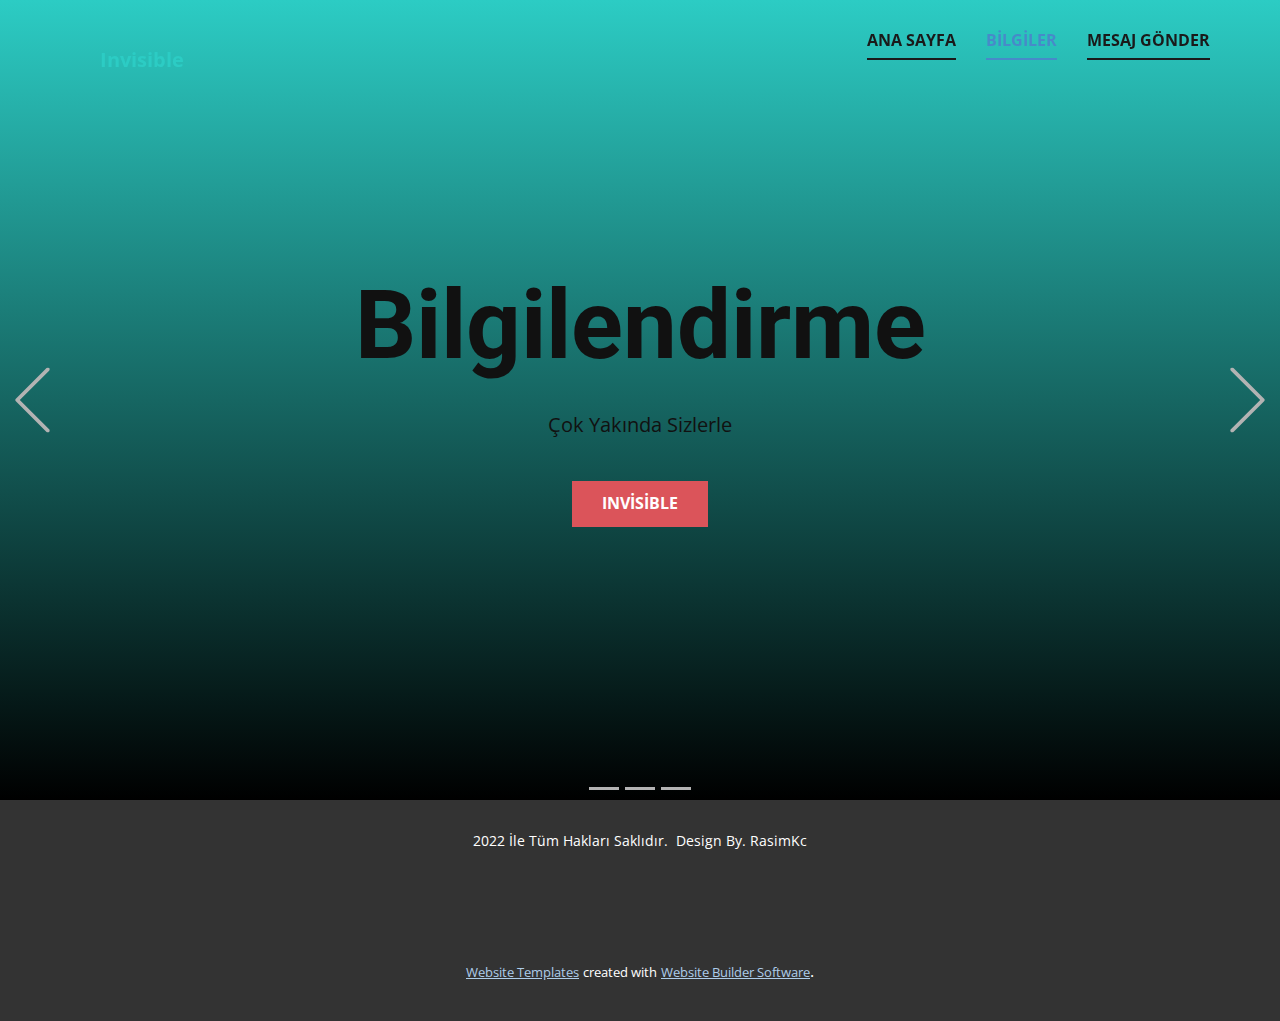
<file: Bilgiler.html>
<!DOCTYPE html>
<html style="font-size: 16px;" lang="tr-TR">
  <head>
    <meta name="viewport" content="width=device-width, initial-scale=1.0">
    <meta charset="utf-8">
    <meta name="keywords" content="">
    <meta name="description" content="">
    <meta name="page_type" content="np-template-header-footer-from-plugin">
    <title>Bilgiler</title>
    <link rel="stylesheet" href="nicepage.css" media="screen">
<link rel="stylesheet" href="Bilgiler.css" media="screen">
    <script class="u-script" type="text/javascript" src="jquery.js" defer=""></script>
    <script class="u-script" type="text/javascript" src="nicepage.js" defer=""></script>
    <meta name="generator" content="Nicepage 4.5.4, nicepage.com">
    <link id="u-theme-google-font" rel="stylesheet" href="https://fonts.googleapis.com/css?family=Roboto:100,100i,300,300i,400,400i,500,500i,700,700i,900,900i|Open+Sans:300,300i,400,400i,500,500i,600,600i,700,700i,800,800i">
    
    
    <script type="application/ld+json">{
		"@context": "http://schema.org",
		"@type": "Organization",
		"name": "Site1"
}</script>
    <meta name="theme-color" content="#478ac9">
    <meta property="og:title" content="Bilgiler">
    <meta property="og:description" content="">
    <meta property="og:type" content="website">
  </head>
  <body class="u-body u-overlap u-xl-mode"><header class="u-clearfix u-header u-header" id="sec-6740"><div class="u-clearfix u-sheet u-sheet-1">
        <nav class="u-menu u-menu-dropdown u-offcanvas u-menu-1">
          <div class="menu-collapse" style="font-size: 1rem; letter-spacing: 0px; font-weight: 700; text-transform: uppercase;">
            <a class="u-button-style u-custom-active-border-color u-custom-border u-custom-border-color u-custom-borders u-custom-hover-border-color u-custom-left-right-menu-spacing u-custom-padding-bottom u-custom-text-active-color u-custom-text-color u-custom-text-hover-color u-custom-top-bottom-menu-spacing u-nav-link u-text-active-palette-1-base u-text-hover-palette-2-base" href="#">
              <svg class="u-svg-link" viewBox="0 0 24 24"><use xmlns:xlink="http://www.w3.org/1999/xlink" xlink:href="#menu-hamburger"></use></svg>
              <svg class="u-svg-content" version="1.1" id="menu-hamburger" viewBox="0 0 16 16" x="0px" y="0px" xmlns:xlink="http://www.w3.org/1999/xlink" xmlns="http://www.w3.org/2000/svg"><g><rect y="1" width="16" height="2"></rect><rect y="7" width="16" height="2"></rect><rect y="13" width="16" height="2"></rect>
</g></svg>
            </a>
          </div>
          <div class="u-custom-menu u-nav-container">
            <ul class="u-nav u-spacing-30 u-unstyled u-nav-1"><li class="u-nav-item"><a class="u-border-2 u-border-active-palette-1-base u-border-grey-90 u-border-hover-palette-1-base u-border-no-left u-border-no-right u-border-no-top u-button-style u-nav-link u-text-active-palette-1-base u-text-grey-90 u-text-hover-palette-1-base" href="Ana-Sayfa.html" style="padding: 10px 0px;">Ana Sayfa</a>
</li><li class="u-nav-item"><a class="u-border-2 u-border-active-palette-1-base u-border-grey-90 u-border-hover-palette-1-base u-border-no-left u-border-no-right u-border-no-top u-button-style u-nav-link u-text-active-palette-1-base u-text-grey-90 u-text-hover-palette-1-base" href="Bilgiler.html" style="padding: 10px 0px;">Bilgiler</a>
</li><li class="u-nav-item"><a class="u-border-2 u-border-active-palette-1-base u-border-grey-90 u-border-hover-palette-1-base u-border-no-left u-border-no-right u-border-no-top u-button-style u-nav-link u-text-active-palette-1-base u-text-grey-90 u-text-hover-palette-1-base" href="Mesaj-Gönder.html" style="padding: 10px 0px;">Mesaj Gönder</a>
</li></ul>
          </div>
          <div class="u-custom-menu u-nav-container-collapse">
            <div class="u-black u-container-style u-inner-container-layout u-opacity u-opacity-95 u-sidenav">
              <div class="u-inner-container-layout u-sidenav-overflow">
                <div class="u-menu-close"></div>
                <ul class="u-align-center u-nav u-popupmenu-items u-unstyled u-nav-2"><li class="u-nav-item"><a class="u-button-style u-nav-link" href="Ana-Sayfa.html" style="padding: 10px 20px;">Ana Sayfa</a>
</li><li class="u-nav-item"><a class="u-button-style u-nav-link" href="Bilgiler.html" style="padding: 10px 20px;">Bilgiler</a>
</li><li class="u-nav-item"><a class="u-button-style u-nav-link" href="Mesaj-Gönder.html" style="padding: 10px 20px;">Mesaj Gönder</a>
</li></ul>
              </div>
            </div>
            <div class="u-black u-menu-overlay u-opacity u-opacity-70"></div>
          </div>
        </nav>
        <a href="https://nicepage.dev" class="u-active-palette-2-light-1 u-border-active-palette-2-dark-1 u-border-hover-black u-border-none u-border-palette-1-base u-btn u-button-style u-none u-text-palette-4-dark-1 u-btn-1">Invisible</a>
      </div></header>
    <section class="u-carousel u-slide u-block-9d9e-1" id="carousel_0def" data-interval="5000" data-u-ride="carousel">
      <ol class="u-absolute-hcenter u-carousel-indicators u-block-9d9e-2">
        <li data-u-target="#carousel_0def" data-u-slide-to="0" class="u-active u-grey-30"></li>
        <li data-u-target="#carousel_0def" class="u-grey-30" data-u-slide-to="1"></li>
        <li data-u-target="#carousel_0def" class="u-grey-30" data-u-slide-to="2"></li>
      </ol>
      <div class="u-carousel-inner" role="listbox">
        <div class="u-active u-align-center u-carousel-item u-clearfix u-gradient u-section-1-1" src="">
          <div class="u-clearfix u-sheet u-valign-middle u-sheet-1">
            <h1 class="u-text u-text-default u-title u-text-1">Bilgilendirme</h1>
            <p class="u-large-text u-text u-text-default u-text-variant u-text-2">Çok Yakında Sizlerle</p>
            <a href="#" class="u-btn u-button-style u-palette-2-base u-btn-1">Invisible</a>
          </div>
        </div>
        <div class="u-align-center u-carousel-item u-clearfix u-gradient u-section-1-2" src="">
          <div class="u-clearfix u-sheet u-valign-middle u-sheet-1">
            <h1 class="u-text u-text-default u-title u-text-1">Invisible</h1>
            <p class="u-large-text u-text u-text-variant u-text-2">Yeni Bir Gerilim Yeni Bir Macera</p>
          </div>
        </div>
      </div>
      <a class="u-absolute-vcenter u-carousel-control u-carousel-control-prev u-text-grey-30 u-block-9d9e-3" href="#carousel_0def" role="button" data-u-slide="prev">
        <span aria-hidden="true">
          <svg viewBox="0 0 477.175 477.175"><path d="M145.188,238.575l215.5-215.5c5.3-5.3,5.3-13.8,0-19.1s-13.8-5.3-19.1,0l-225.1,225.1c-5.3,5.3-5.3,13.8,0,19.1l225.1,225
                    c2.6,2.6,6.1,4,9.5,4s6.9-1.3,9.5-4c5.3-5.3,5.3-13.8,0-19.1L145.188,238.575z"></path></svg>
        </span>
        <span class="sr-only">Previous</span>
      </a>
      <a class="u-absolute-vcenter u-carousel-control u-carousel-control-next u-text-grey-30 u-block-9d9e-4" href="#carousel_0def" role="button" data-u-slide="next">
        <span aria-hidden="true">
          <svg viewBox="0 0 477.175 477.175"><path d="M360.731,229.075l-225.1-225.1c-5.3-5.3-13.8-5.3-19.1,0s-5.3,13.8,0,19.1l215.5,215.5l-215.5,215.5
                    c-5.3,5.3-5.3,13.8,0,19.1c2.6,2.6,6.1,4,9.5,4c3.4,0,6.9-1.3,9.5-4l225.1-225.1C365.931,242.875,365.931,234.275,360.731,229.075z"></path></svg>
        </span>
        <span class="sr-only">Next</span>
      </a>
    </section>
    
    
    <footer class="u-align-center u-clearfix u-footer u-grey-80 u-footer" id="sec-8ac2"><div class="u-clearfix u-sheet u-sheet-1">
        <p class="u-small-text u-text u-text-variant u-text-1">2022 İle Tüm Hakları Saklıdır.&nbsp; Design By. RasimKc</p>
      </div></footer>
    <section class="u-backlink u-clearfix u-grey-80">
      <a class="u-link" href="https://nicepage.com/website-templates" target="_blank">
        <span>Website Templates</span>
      </a>
      <p class="u-text">
        <span>created with</span>
      </p>
      <a class="u-link" href="" target="_blank">
        <span>Website Builder Software</span>
      </a>. 
    </section>
  </body>
</html>
</file>
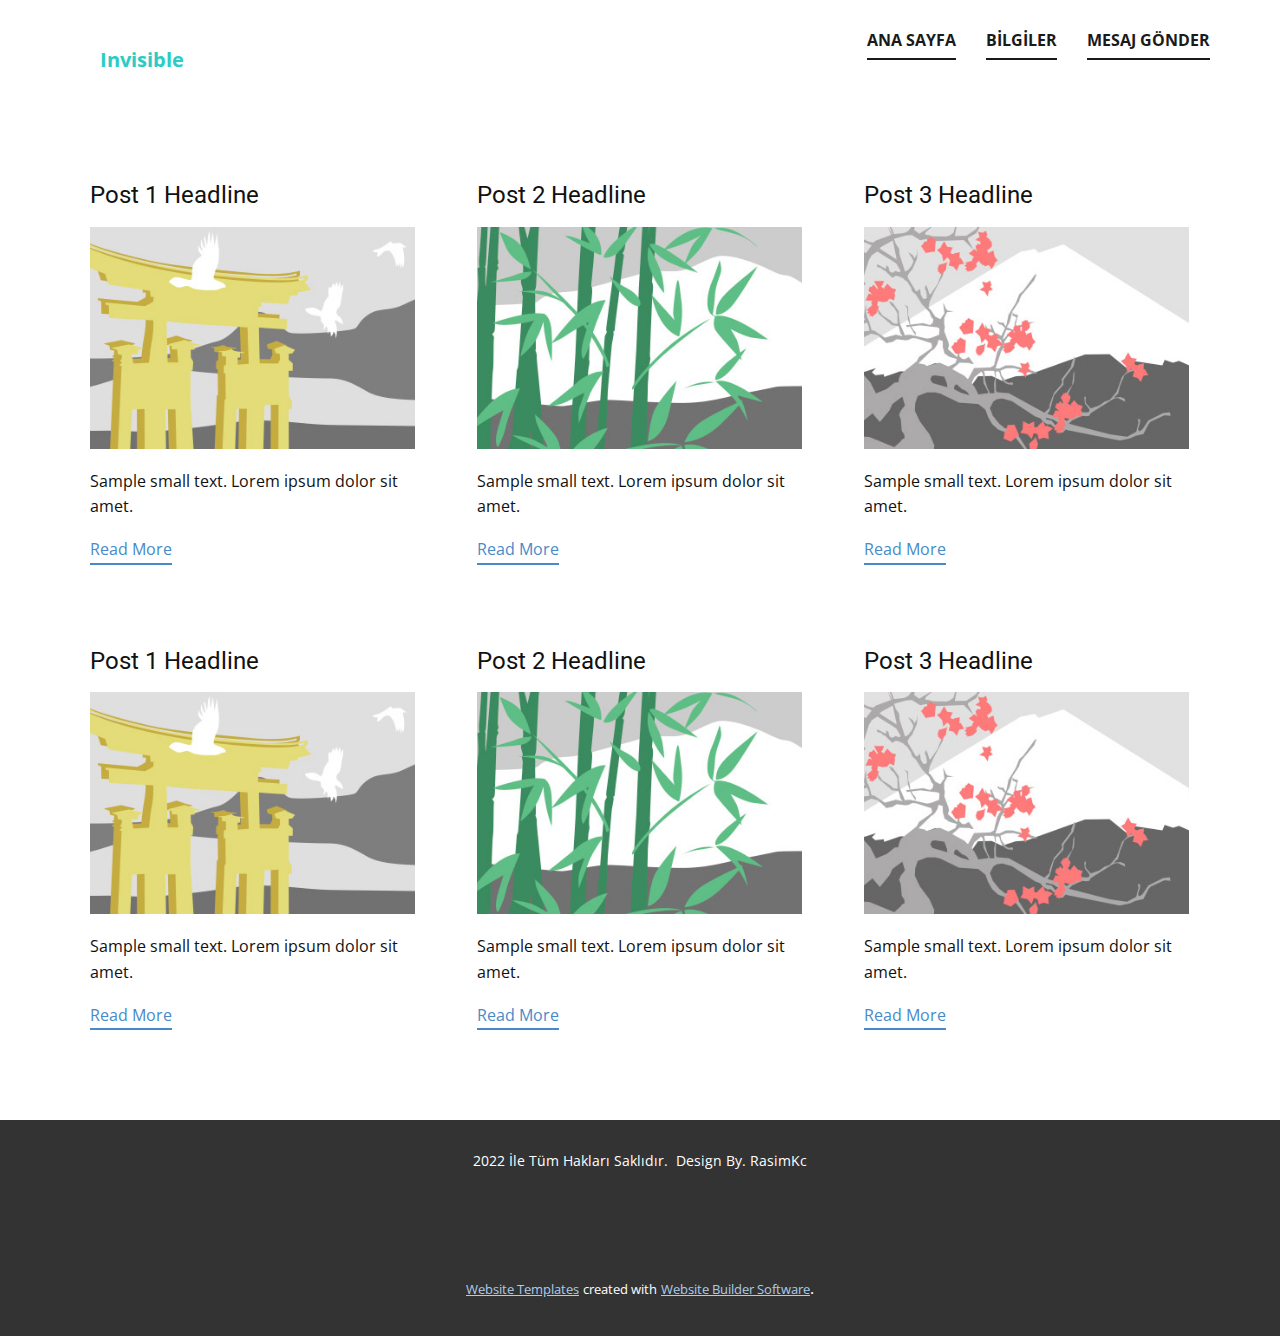
<file: blog/blog.html>
<html style="font-size: 16px;" lang="tr-TR"><head>
    <meta name="viewport" content="width=device-width, initial-scale=1.0">
    <meta charset="utf-8">
    <meta name="keywords" content="">
    <meta name="description" content="">
    <meta name="page_type" content="np-template-header-footer-from-plugin">
    <title>Blog Template</title>
    <link rel="stylesheet" href="../nicepage.css" media="screen">
<link rel="stylesheet" href="../Blog-Template.css" media="screen">
    <script class="u-script" type="text/javascript" src="../jquery.js" defer=""></script>
    <script class="u-script" type="text/javascript" src="../nicepage.js" defer=""></script>
    <meta name="generator" content="Nicepage 4.5.4, nicepage.com">
    <link id="u-theme-google-font" rel="stylesheet" href="https://fonts.googleapis.com/css?family=Roboto:100,100i,300,300i,400,400i,500,500i,700,700i,900,900i|Open+Sans:300,300i,400,400i,500,500i,600,600i,700,700i,800,800i">
    
    
    <script type="application/ld+json">{
		"@context": "http://schema.org",
		"@type": "Organization",
		"name": "Site1"
}</script>
    <meta name="theme-color" content="#478ac9">
  </head>
  <body class="u-body u-xl-mode"><header class="u-clearfix u-header u-header" id="sec-6740"><div class="u-clearfix u-sheet u-sheet-1">
        <nav class="u-menu u-menu-dropdown u-offcanvas u-menu-1">
          <div class="menu-collapse" style="font-size: 1rem; letter-spacing: 0px; font-weight: 700; text-transform: uppercase;">
            <a class="u-button-style u-custom-active-border-color u-custom-border u-custom-border-color u-custom-borders u-custom-hover-border-color u-custom-left-right-menu-spacing u-custom-padding-bottom u-custom-text-active-color u-custom-text-color u-custom-text-hover-color u-custom-top-bottom-menu-spacing u-nav-link u-text-active-palette-1-base u-text-hover-palette-2-base" href="#">
              <svg class="u-svg-link" viewBox="0 0 24 24"><use xmlns:xlink="http://www.w3.org/1999/xlink" xlink:href="#menu-hamburger"></use></svg>
              <svg class="u-svg-content" version="1.1" id="menu-hamburger" viewBox="0 0 16 16" x="0px" y="0px" xmlns:xlink="http://www.w3.org/1999/xlink" xmlns="http://www.w3.org/2000/svg"><g><rect y="1" width="16" height="2"></rect><rect y="7" width="16" height="2"></rect><rect y="13" width="16" height="2"></rect>
</g></svg>
            </a>
          </div>
          <div class="u-custom-menu u-nav-container">
            <ul class="u-nav u-spacing-30 u-unstyled u-nav-1"><li class="u-nav-item"><a class="u-border-2 u-border-active-palette-1-base u-border-grey-90 u-border-hover-palette-1-base u-border-no-left u-border-no-right u-border-no-top u-button-style u-nav-link u-text-active-palette-1-base u-text-grey-90 u-text-hover-palette-1-base" href="../Ana-Sayfa.html" style="padding: 10px 0px;">Ana Sayfa</a>
</li><li class="u-nav-item"><a class="u-border-2 u-border-active-palette-1-base u-border-grey-90 u-border-hover-palette-1-base u-border-no-left u-border-no-right u-border-no-top u-button-style u-nav-link u-text-active-palette-1-base u-text-grey-90 u-text-hover-palette-1-base" href="../Bilgiler.html" style="padding: 10px 0px;">Bilgiler</a>
</li><li class="u-nav-item"><a class="u-border-2 u-border-active-palette-1-base u-border-grey-90 u-border-hover-palette-1-base u-border-no-left u-border-no-right u-border-no-top u-button-style u-nav-link u-text-active-palette-1-base u-text-grey-90 u-text-hover-palette-1-base" href="../Mesaj-Gönder.html" style="padding: 10px 0px;">Mesaj Gönder</a>
</li></ul>
          </div>
          <div class="u-custom-menu u-nav-container-collapse">
            <div class="u-black u-container-style u-inner-container-layout u-opacity u-opacity-95 u-sidenav">
              <div class="u-inner-container-layout u-sidenav-overflow">
                <div class="u-menu-close"></div>
                <ul class="u-align-center u-nav u-popupmenu-items u-unstyled u-nav-2"><li class="u-nav-item"><a class="u-button-style u-nav-link" href="../Ana-Sayfa.html" style="padding: 10px 20px;">Ana Sayfa</a>
</li><li class="u-nav-item"><a class="u-button-style u-nav-link" href="../Bilgiler.html" style="padding: 10px 20px;">Bilgiler</a>
</li><li class="u-nav-item"><a class="u-button-style u-nav-link" href="../Mesaj-Gönder.html" style="padding: 10px 20px;">Mesaj Gönder</a>
</li></ul>
              </div>
            </div>
            <div class="u-black u-menu-overlay u-opacity u-opacity-70"></div>
          </div>
        </nav>
        <a href="https://nicepage.dev" class="u-active-palette-2-light-1 u-border-active-palette-2-dark-1 u-border-hover-black u-border-none u-border-palette-1-base u-btn u-button-style u-none u-text-palette-4-dark-1 u-btn-1">Invisible</a>
      </div></header>
    <section class="u-clearfix u-section-1" id="sec-f3ae">
      <div class="u-clearfix u-sheet u-valign-middle u-sheet-1"><!--blog--><!--blog_options_json--><!--{"type":"Recent","source":"","tags":"","count":""}--><!--/blog_options_json-->
        <div class="u-blog u-expanded-width u-repeater u-repeater-1"><!--blog_post-->
          <div class="u-blog-post u-container-style u-repeater-item u-white u-repeater-item-1">
            <div class="u-container-layout u-similar-container u-valign-top u-container-layout-1"><!--blog_post_header-->
              <h4 class="u-blog-control u-text u-text-1">
                <a class="u-post-header-link" href="../blog/post-5.html"><!--blog_post_header_content-->Post 1 Headline<!--/blog_post_header_content--></a>
              </h4><!--/blog_post_header--><!--blog_post_image-->
              <a class="u-post-header-link" href="../blog/post-5.html"><img alt="" class="u-blog-control u-expanded-width u-image u-image-default u-image-1" src="[data-uri]"></a><!--/blog_post_image--><!--blog_post_content-->
              <div class="u-blog-control u-post-content u-text u-text-2 fr-view">Sample small text. Lorem ipsum dolor sit amet.</div><!--/blog_post_content--><!--blog_post_readmore-->
              <a href="../blog/post-5.html" class="u-blog-control u-border-2 u-border-palette-1-base u-btn u-btn-rectangle u-button-style u-none u-btn-1"><!--blog_post_readmore_content--><!--options_json--><!--{"content":"","defaultValue":"Read More"}--><!--/options_json-->Read More<!--/blog_post_readmore_content--></a><!--/blog_post_readmore-->
            </div>
          </div><div class="u-blog-post u-container-style u-repeater-item u-video-cover u-white">
            <div class="u-container-layout u-similar-container u-valign-top u-container-layout-2"><!--blog_post_header-->
              <h4 class="u-blog-control u-text u-text-3">
                <a class="u-post-header-link" href="../blog/post-4.html"><!--blog_post_header_content-->Post 2 Headline<!--/blog_post_header_content--></a>
              </h4><!--/blog_post_header--><!--blog_post_image-->
              <a class="u-post-header-link" href="../blog/post-4.html"><img alt="" class="u-blog-control u-expanded-width u-image u-image-default u-image-2" src="[data-uri]"></a><!--/blog_post_image--><!--blog_post_content-->
              <div class="u-blog-control u-post-content u-text u-text-4 fr-view">Sample small text. Lorem ipsum dolor sit amet.</div><!--/blog_post_content--><!--blog_post_readmore-->
              <a href="../blog/post-4.html" class="u-blog-control u-border-2 u-border-palette-1-base u-btn u-btn-rectangle u-button-style u-none u-btn-2"><!--blog_post_readmore_content--><!--options_json--><!--{"content":"","defaultValue":"Read More"}--><!--/options_json-->Read More<!--/blog_post_readmore_content--></a><!--/blog_post_readmore-->
            </div>
          </div><div class="u-blog-post u-container-style u-repeater-item u-video-cover u-white">
            <div class="u-container-layout u-similar-container u-valign-top u-container-layout-3"><!--blog_post_header-->
              <h4 class="u-blog-control u-text u-text-5">
                <a class="u-post-header-link" href="../blog/post-3.html"><!--blog_post_header_content-->Post 3 Headline<!--/blog_post_header_content--></a>
              </h4><!--/blog_post_header--><!--blog_post_image-->
              <a class="u-post-header-link" href="../blog/post-3.html"><img alt="" class="u-blog-control u-expanded-width u-image u-image-default u-image-3" src="[data-uri]"></a><!--/blog_post_image--><!--blog_post_content-->
              <div class="u-blog-control u-post-content u-text u-text-6 fr-view">Sample small text. Lorem ipsum dolor sit amet.</div><!--/blog_post_content--><!--blog_post_readmore-->
              <a href="../blog/post-3.html" class="u-blog-control u-border-2 u-border-palette-1-base u-btn u-btn-rectangle u-button-style u-none u-btn-3"><!--blog_post_readmore_content--><!--options_json--><!--{"content":"","defaultValue":"Read More"}--><!--/options_json-->Read More<!--/blog_post_readmore_content--></a><!--/blog_post_readmore-->
            </div>
          </div><div class="u-blog-post u-container-style u-repeater-item u-white u-repeater-item-1">
            <div class="u-container-layout u-similar-container u-valign-top u-container-layout-1"><!--blog_post_header-->
              <h4 class="u-blog-control u-text u-text-1">
                <a class="u-post-header-link" href="../blog/post-2.html"><!--blog_post_header_content-->Post 1 Headline<!--/blog_post_header_content--></a>
              </h4><!--/blog_post_header--><!--blog_post_image-->
              <a class="u-post-header-link" href="../blog/post-2.html"><img alt="" class="u-blog-control u-expanded-width u-image u-image-default u-image-1" src="[data-uri]"></a><!--/blog_post_image--><!--blog_post_content-->
              <div class="u-blog-control u-post-content u-text u-text-2 fr-view">Sample small text. Lorem ipsum dolor sit amet.</div><!--/blog_post_content--><!--blog_post_readmore-->
              <a href="../blog/post-2.html" class="u-blog-control u-border-2 u-border-palette-1-base u-btn u-btn-rectangle u-button-style u-none u-btn-1"><!--blog_post_readmore_content--><!--options_json--><!--{"content":"","defaultValue":"Read More"}--><!--/options_json-->Read More<!--/blog_post_readmore_content--></a><!--/blog_post_readmore-->
            </div>
          </div><div class="u-blog-post u-container-style u-repeater-item u-video-cover u-white">
            <div class="u-container-layout u-similar-container u-valign-top u-container-layout-2"><!--blog_post_header-->
              <h4 class="u-blog-control u-text u-text-3">
                <a class="u-post-header-link" href="../blog/post-1.html"><!--blog_post_header_content-->Post 2 Headline<!--/blog_post_header_content--></a>
              </h4><!--/blog_post_header--><!--blog_post_image-->
              <a class="u-post-header-link" href="../blog/post-1.html"><img alt="" class="u-blog-control u-expanded-width u-image u-image-default u-image-2" src="[data-uri]"></a><!--/blog_post_image--><!--blog_post_content-->
              <div class="u-blog-control u-post-content u-text u-text-4 fr-view">Sample small text. Lorem ipsum dolor sit amet.</div><!--/blog_post_content--><!--blog_post_readmore-->
              <a href="../blog/post-1.html" class="u-blog-control u-border-2 u-border-palette-1-base u-btn u-btn-rectangle u-button-style u-none u-btn-2"><!--blog_post_readmore_content--><!--options_json--><!--{"content":"","defaultValue":"Read More"}--><!--/options_json-->Read More<!--/blog_post_readmore_content--></a><!--/blog_post_readmore-->
            </div>
          </div><div class="u-blog-post u-container-style u-repeater-item u-video-cover u-white">
            <div class="u-container-layout u-similar-container u-valign-top u-container-layout-3"><!--blog_post_header-->
              <h4 class="u-blog-control u-text u-text-5">
                <a class="u-post-header-link" href="../blog/post.html"><!--blog_post_header_content-->Post 3 Headline<!--/blog_post_header_content--></a>
              </h4><!--/blog_post_header--><!--blog_post_image-->
              <a class="u-post-header-link" href="../blog/post.html"><img alt="" class="u-blog-control u-expanded-width u-image u-image-default u-image-3" src="[data-uri]"></a><!--/blog_post_image--><!--blog_post_content-->
              <div class="u-blog-control u-post-content u-text u-text-6 fr-view">Sample small text. Lorem ipsum dolor sit amet.</div><!--/blog_post_content--><!--blog_post_readmore-->
              <a href="../blog/post.html" class="u-blog-control u-border-2 u-border-palette-1-base u-btn u-btn-rectangle u-button-style u-none u-btn-3"><!--blog_post_readmore_content--><!--options_json--><!--{"content":"","defaultValue":"Read More"}--><!--/options_json-->Read More<!--/blog_post_readmore_content--></a><!--/blog_post_readmore-->
            </div>
          </div><!--/blog_post--><!--blog_post-->
          <!--/blog_post--><!--blog_post-->
          <!--/blog_post-->
        </div><!--/blog-->
      </div>
    </section>
    
    
    <footer class="u-align-center u-clearfix u-footer u-grey-80 u-footer" id="sec-8ac2"><div class="u-clearfix u-sheet u-sheet-1">
        <p class="u-small-text u-text u-text-variant u-text-1">2022 İle Tüm Hakları Saklıdır.&nbsp; Design By. RasimKc</p>
      </div></footer>
    <section class="u-backlink u-clearfix u-grey-80">
      <a class="u-link" href="https://nicepage.com/website-templates" target="_blank">
        <span>Website Templates</span>
      </a>
      <p class="u-text">
        <span>created with</span>
      </p>
      <a class="u-link" href="" target="_blank">
        <span>Website Builder Software</span>
      </a>. 
    </section>
  
</body></html>
</file>
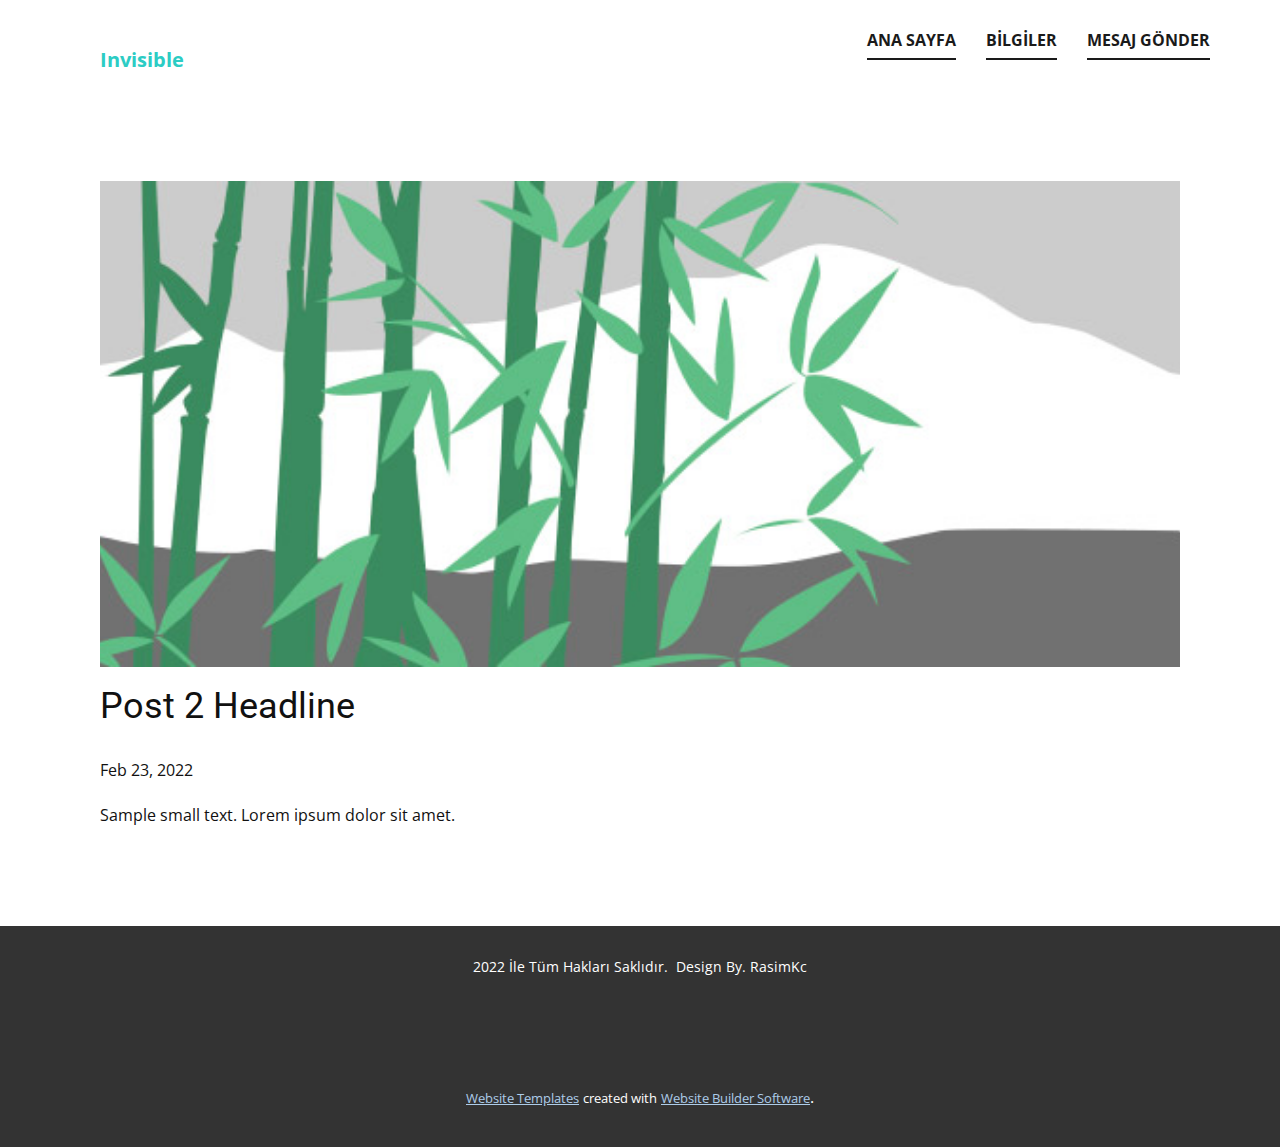
<file: blog/post-1.html>
<!doctype html>
<html style="font-size: 16px;" lang="tr-TR"><head>
    <meta name="viewport" content="width=device-width, initial-scale=1.0">
    <meta charset="utf-8">
    <meta name="keywords" content="Post 1 Headline">
    <meta name="description" content="">
    <meta name="page_type" content="np-template-header-footer-from-plugin">
    <title>Post 2 Headline</title>
    <link rel="stylesheet" href="../nicepage.css" media="screen">
<link rel="stylesheet" href="../Post-Template.css" media="screen">
    <script class="u-script" type="text/javascript" src="../jquery.js" defer=""></script>
    <script class="u-script" type="text/javascript" src="../nicepage.js" defer=""></script>
    <meta name="generator" content="Nicepage 4.5.4, nicepage.com">
    <link id="u-theme-google-font" rel="stylesheet" href="https://fonts.googleapis.com/css?family=Roboto:100,100i,300,300i,400,400i,500,500i,700,700i,900,900i|Open+Sans:300,300i,400,400i,500,500i,600,600i,700,700i,800,800i">
    
    
    <script type="application/ld+json">{
		"@context": "http://schema.org",
		"@type": "Organization",
		"name": "Site1"
}</script>
    <meta name="theme-color" content="#478ac9">
  </head>
  <body class="u-body u-xl-mode"><header class="u-clearfix u-header u-header" id="sec-6740"><div class="u-clearfix u-sheet u-sheet-1">
        <nav class="u-menu u-menu-dropdown u-offcanvas u-menu-1">
          <div class="menu-collapse" style="font-size: 1rem; letter-spacing: 0px; font-weight: 700; text-transform: uppercase;">
            <a class="u-button-style u-custom-active-border-color u-custom-border u-custom-border-color u-custom-borders u-custom-hover-border-color u-custom-left-right-menu-spacing u-custom-padding-bottom u-custom-text-active-color u-custom-text-color u-custom-text-hover-color u-custom-top-bottom-menu-spacing u-nav-link u-text-active-palette-1-base u-text-hover-palette-2-base" href="#">
              <svg class="u-svg-link" viewBox="0 0 24 24"><use xmlns:xlink="http://www.w3.org/1999/xlink" xlink:href="#menu-hamburger"></use></svg>
              <svg class="u-svg-content" version="1.1" id="menu-hamburger" viewBox="0 0 16 16" x="0px" y="0px" xmlns:xlink="http://www.w3.org/1999/xlink" xmlns="http://www.w3.org/2000/svg"><g><rect y="1" width="16" height="2"></rect><rect y="7" width="16" height="2"></rect><rect y="13" width="16" height="2"></rect>
</g></svg>
            </a>
          </div>
          <div class="u-custom-menu u-nav-container">
            <ul class="u-nav u-spacing-30 u-unstyled u-nav-1"><li class="u-nav-item"><a class="u-border-2 u-border-active-palette-1-base u-border-grey-90 u-border-hover-palette-1-base u-border-no-left u-border-no-right u-border-no-top u-button-style u-nav-link u-text-active-palette-1-base u-text-grey-90 u-text-hover-palette-1-base" href="../Ana-Sayfa.html" style="padding: 10px 0px;">Ana Sayfa</a>
</li><li class="u-nav-item"><a class="u-border-2 u-border-active-palette-1-base u-border-grey-90 u-border-hover-palette-1-base u-border-no-left u-border-no-right u-border-no-top u-button-style u-nav-link u-text-active-palette-1-base u-text-grey-90 u-text-hover-palette-1-base" href="../Bilgiler.html" style="padding: 10px 0px;">Bilgiler</a>
</li><li class="u-nav-item"><a class="u-border-2 u-border-active-palette-1-base u-border-grey-90 u-border-hover-palette-1-base u-border-no-left u-border-no-right u-border-no-top u-button-style u-nav-link u-text-active-palette-1-base u-text-grey-90 u-text-hover-palette-1-base" href="../Mesaj-Gönder.html" style="padding: 10px 0px;">Mesaj Gönder</a>
</li></ul>
          </div>
          <div class="u-custom-menu u-nav-container-collapse">
            <div class="u-black u-container-style u-inner-container-layout u-opacity u-opacity-95 u-sidenav">
              <div class="u-inner-container-layout u-sidenav-overflow">
                <div class="u-menu-close"></div>
                <ul class="u-align-center u-nav u-popupmenu-items u-unstyled u-nav-2"><li class="u-nav-item"><a class="u-button-style u-nav-link" href="../Ana-Sayfa.html" style="padding: 10px 20px;">Ana Sayfa</a>
</li><li class="u-nav-item"><a class="u-button-style u-nav-link" href="../Bilgiler.html" style="padding: 10px 20px;">Bilgiler</a>
</li><li class="u-nav-item"><a class="u-button-style u-nav-link" href="../Mesaj-Gönder.html" style="padding: 10px 20px;">Mesaj Gönder</a>
</li></ul>
              </div>
            </div>
            <div class="u-black u-menu-overlay u-opacity u-opacity-70"></div>
          </div>
        </nav>
        <a href="https://nicepage.dev" class="u-active-palette-2-light-1 u-border-active-palette-2-dark-1 u-border-hover-black u-border-none u-border-palette-1-base u-btn u-button-style u-none u-text-palette-4-dark-1 u-btn-1">Invisible</a>
      </div></header>
    <section class="u-align-center u-clearfix u-section-1" id="sec-772e">
      <div class="u-clearfix u-sheet u-valign-middle-md u-valign-middle-sm u-valign-middle-xs u-sheet-1"><!--post_details--><!--post_details_options_json--><!--{"source":""}--><!--/post_details_options_json--><!--blog_post-->
        <div class="u-container-style u-expanded-width u-post-details u-post-details-1">
          <div class="u-container-layout u-valign-middle u-container-layout-1"><!--blog_post_image-->
            <img alt="" class="u-blog-control u-expanded-width u-image u-image-default u-image-1" src="[data-uri]"><!--/blog_post_image--><!--blog_post_header-->
            <h2 class="u-blog-control u-text u-text-1">Post 2 Headline</h2><!--/blog_post_header--><!--blog_post_metadata-->
            <div class="u-blog-control u-metadata u-metadata-1"><!--blog_post_metadata_date-->
              <span class="u-meta-date u-meta-icon">Feb 23, 2022</span><!--/blog_post_metadata_date--><!--blog_post_metadata_category-->
              <!--/blog_post_metadata_category--><!--blog_post_metadata_comments-->
              <!--/blog_post_metadata_comments-->
            </div><!--/blog_post_metadata--><!--blog_post_content-->
            <div class="u-align-justify u-blog-control u-post-content u-text u-text-2 fr-view">
  Sample small text. Lorem ipsum dolor sit amet.
  </div><!--/blog_post_content-->
          </div>
        </div><!--/blog_post--><!--/post_details-->
      </div>
    </section>
    
    
    <footer class="u-align-center u-clearfix u-footer u-grey-80 u-footer" id="sec-8ac2"><div class="u-clearfix u-sheet u-sheet-1">
        <p class="u-small-text u-text u-text-variant u-text-1">2022 İle Tüm Hakları Saklıdır.&nbsp; Design By. RasimKc</p>
      </div></footer>
    <section class="u-backlink u-clearfix u-grey-80">
      <a class="u-link" href="https://nicepage.com/website-templates" target="_blank">
        <span>Website Templates</span>
      </a>
      <p class="u-text">
        <span>created with</span>
      </p>
      <a class="u-link" href="" target="_blank">
        <span>Website Builder Software</span>
      </a>. 
    </section>
  
</body></html>
</file>
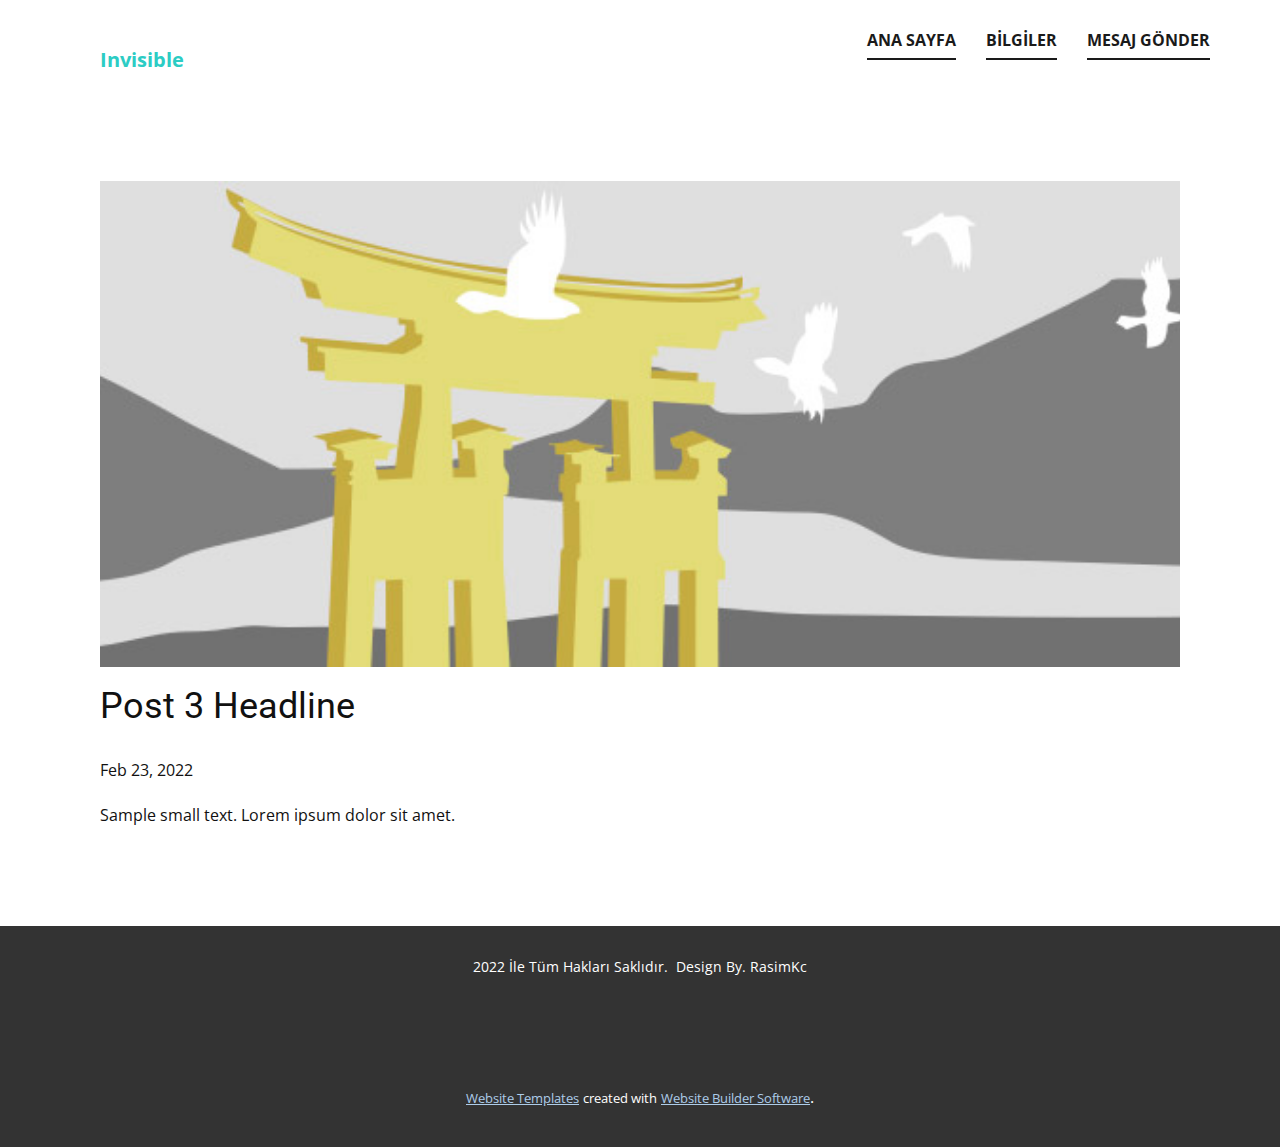
<file: blog/post-2.html>
<!doctype html>
<html style="font-size: 16px;" lang="tr-TR"><head>
    <meta name="viewport" content="width=device-width, initial-scale=1.0">
    <meta charset="utf-8">
    <meta name="keywords" content="Post 1 Headline">
    <meta name="description" content="">
    <meta name="page_type" content="np-template-header-footer-from-plugin">
    <title>Post 3 Headline</title>
    <link rel="stylesheet" href="../nicepage.css" media="screen">
<link rel="stylesheet" href="../Post-Template.css" media="screen">
    <script class="u-script" type="text/javascript" src="../jquery.js" defer=""></script>
    <script class="u-script" type="text/javascript" src="../nicepage.js" defer=""></script>
    <meta name="generator" content="Nicepage 4.5.4, nicepage.com">
    <link id="u-theme-google-font" rel="stylesheet" href="https://fonts.googleapis.com/css?family=Roboto:100,100i,300,300i,400,400i,500,500i,700,700i,900,900i|Open+Sans:300,300i,400,400i,500,500i,600,600i,700,700i,800,800i">
    
    
    <script type="application/ld+json">{
		"@context": "http://schema.org",
		"@type": "Organization",
		"name": "Site1"
}</script>
    <meta name="theme-color" content="#478ac9">
  </head>
  <body class="u-body u-xl-mode"><header class="u-clearfix u-header u-header" id="sec-6740"><div class="u-clearfix u-sheet u-sheet-1">
        <nav class="u-menu u-menu-dropdown u-offcanvas u-menu-1">
          <div class="menu-collapse" style="font-size: 1rem; letter-spacing: 0px; font-weight: 700; text-transform: uppercase;">
            <a class="u-button-style u-custom-active-border-color u-custom-border u-custom-border-color u-custom-borders u-custom-hover-border-color u-custom-left-right-menu-spacing u-custom-padding-bottom u-custom-text-active-color u-custom-text-color u-custom-text-hover-color u-custom-top-bottom-menu-spacing u-nav-link u-text-active-palette-1-base u-text-hover-palette-2-base" href="#">
              <svg class="u-svg-link" viewBox="0 0 24 24"><use xmlns:xlink="http://www.w3.org/1999/xlink" xlink:href="#menu-hamburger"></use></svg>
              <svg class="u-svg-content" version="1.1" id="menu-hamburger" viewBox="0 0 16 16" x="0px" y="0px" xmlns:xlink="http://www.w3.org/1999/xlink" xmlns="http://www.w3.org/2000/svg"><g><rect y="1" width="16" height="2"></rect><rect y="7" width="16" height="2"></rect><rect y="13" width="16" height="2"></rect>
</g></svg>
            </a>
          </div>
          <div class="u-custom-menu u-nav-container">
            <ul class="u-nav u-spacing-30 u-unstyled u-nav-1"><li class="u-nav-item"><a class="u-border-2 u-border-active-palette-1-base u-border-grey-90 u-border-hover-palette-1-base u-border-no-left u-border-no-right u-border-no-top u-button-style u-nav-link u-text-active-palette-1-base u-text-grey-90 u-text-hover-palette-1-base" href="../Ana-Sayfa.html" style="padding: 10px 0px;">Ana Sayfa</a>
</li><li class="u-nav-item"><a class="u-border-2 u-border-active-palette-1-base u-border-grey-90 u-border-hover-palette-1-base u-border-no-left u-border-no-right u-border-no-top u-button-style u-nav-link u-text-active-palette-1-base u-text-grey-90 u-text-hover-palette-1-base" href="../Bilgiler.html" style="padding: 10px 0px;">Bilgiler</a>
</li><li class="u-nav-item"><a class="u-border-2 u-border-active-palette-1-base u-border-grey-90 u-border-hover-palette-1-base u-border-no-left u-border-no-right u-border-no-top u-button-style u-nav-link u-text-active-palette-1-base u-text-grey-90 u-text-hover-palette-1-base" href="../Mesaj-Gönder.html" style="padding: 10px 0px;">Mesaj Gönder</a>
</li></ul>
          </div>
          <div class="u-custom-menu u-nav-container-collapse">
            <div class="u-black u-container-style u-inner-container-layout u-opacity u-opacity-95 u-sidenav">
              <div class="u-inner-container-layout u-sidenav-overflow">
                <div class="u-menu-close"></div>
                <ul class="u-align-center u-nav u-popupmenu-items u-unstyled u-nav-2"><li class="u-nav-item"><a class="u-button-style u-nav-link" href="../Ana-Sayfa.html" style="padding: 10px 20px;">Ana Sayfa</a>
</li><li class="u-nav-item"><a class="u-button-style u-nav-link" href="../Bilgiler.html" style="padding: 10px 20px;">Bilgiler</a>
</li><li class="u-nav-item"><a class="u-button-style u-nav-link" href="../Mesaj-Gönder.html" style="padding: 10px 20px;">Mesaj Gönder</a>
</li></ul>
              </div>
            </div>
            <div class="u-black u-menu-overlay u-opacity u-opacity-70"></div>
          </div>
        </nav>
        <a href="https://nicepage.dev" class="u-active-palette-2-light-1 u-border-active-palette-2-dark-1 u-border-hover-black u-border-none u-border-palette-1-base u-btn u-button-style u-none u-text-palette-4-dark-1 u-btn-1">Invisible</a>
      </div></header>
    <section class="u-align-center u-clearfix u-section-1" id="sec-772e">
      <div class="u-clearfix u-sheet u-valign-middle-md u-valign-middle-sm u-valign-middle-xs u-sheet-1"><!--post_details--><!--post_details_options_json--><!--{"source":""}--><!--/post_details_options_json--><!--blog_post-->
        <div class="u-container-style u-expanded-width u-post-details u-post-details-1">
          <div class="u-container-layout u-valign-middle u-container-layout-1"><!--blog_post_image-->
            <img alt="" class="u-blog-control u-expanded-width u-image u-image-default u-image-1" src="[data-uri]"><!--/blog_post_image--><!--blog_post_header-->
            <h2 class="u-blog-control u-text u-text-1">Post 3 Headline</h2><!--/blog_post_header--><!--blog_post_metadata-->
            <div class="u-blog-control u-metadata u-metadata-1"><!--blog_post_metadata_date-->
              <span class="u-meta-date u-meta-icon">Feb 23, 2022</span><!--/blog_post_metadata_date--><!--blog_post_metadata_category-->
              <!--/blog_post_metadata_category--><!--blog_post_metadata_comments-->
              <!--/blog_post_metadata_comments-->
            </div><!--/blog_post_metadata--><!--blog_post_content-->
            <div class="u-align-justify u-blog-control u-post-content u-text u-text-2 fr-view">
  Sample small text. Lorem ipsum dolor sit amet.
  </div><!--/blog_post_content-->
          </div>
        </div><!--/blog_post--><!--/post_details-->
      </div>
    </section>
    
    
    <footer class="u-align-center u-clearfix u-footer u-grey-80 u-footer" id="sec-8ac2"><div class="u-clearfix u-sheet u-sheet-1">
        <p class="u-small-text u-text u-text-variant u-text-1">2022 İle Tüm Hakları Saklıdır.&nbsp; Design By. RasimKc</p>
      </div></footer>
    <section class="u-backlink u-clearfix u-grey-80">
      <a class="u-link" href="https://nicepage.com/website-templates" target="_blank">
        <span>Website Templates</span>
      </a>
      <p class="u-text">
        <span>created with</span>
      </p>
      <a class="u-link" href="" target="_blank">
        <span>Website Builder Software</span>
      </a>. 
    </section>
  
</body></html>
</file>
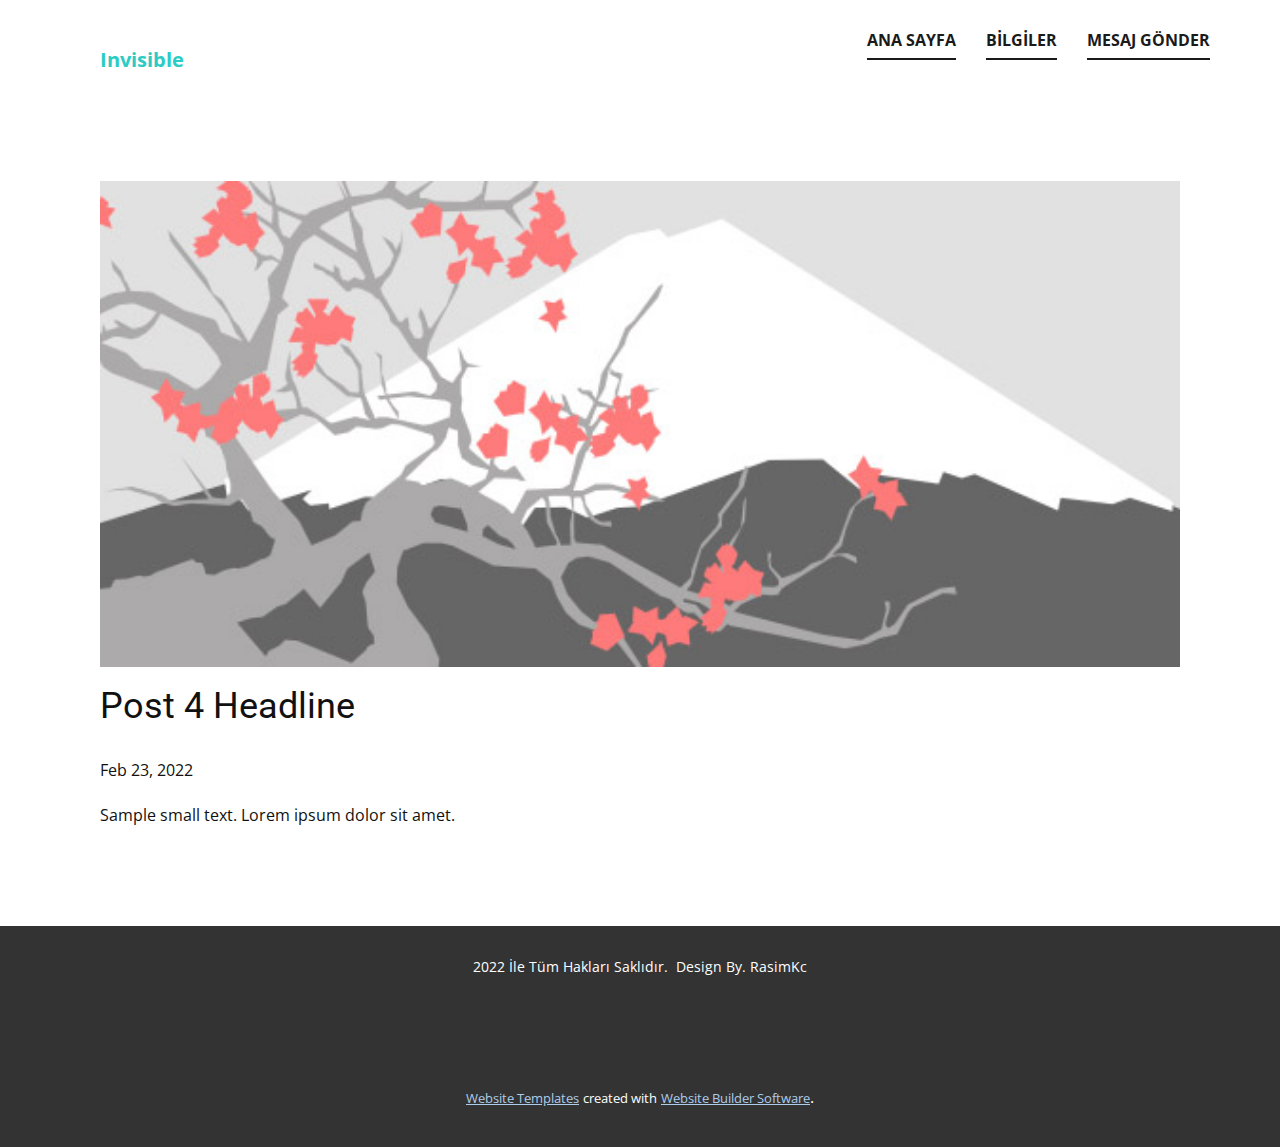
<file: blog/post-3.html>
<!doctype html>
<html style="font-size: 16px;" lang="tr-TR"><head>
    <meta name="viewport" content="width=device-width, initial-scale=1.0">
    <meta charset="utf-8">
    <meta name="keywords" content="Post 1 Headline">
    <meta name="description" content="">
    <meta name="page_type" content="np-template-header-footer-from-plugin">
    <title>Post 4 Headline</title>
    <link rel="stylesheet" href="../nicepage.css" media="screen">
<link rel="stylesheet" href="../Post-Template.css" media="screen">
    <script class="u-script" type="text/javascript" src="../jquery.js" defer=""></script>
    <script class="u-script" type="text/javascript" src="../nicepage.js" defer=""></script>
    <meta name="generator" content="Nicepage 4.5.4, nicepage.com">
    <link id="u-theme-google-font" rel="stylesheet" href="https://fonts.googleapis.com/css?family=Roboto:100,100i,300,300i,400,400i,500,500i,700,700i,900,900i|Open+Sans:300,300i,400,400i,500,500i,600,600i,700,700i,800,800i">
    
    
    <script type="application/ld+json">{
		"@context": "http://schema.org",
		"@type": "Organization",
		"name": "Site1"
}</script>
    <meta name="theme-color" content="#478ac9">
  </head>
  <body class="u-body u-xl-mode"><header class="u-clearfix u-header u-header" id="sec-6740"><div class="u-clearfix u-sheet u-sheet-1">
        <nav class="u-menu u-menu-dropdown u-offcanvas u-menu-1">
          <div class="menu-collapse" style="font-size: 1rem; letter-spacing: 0px; font-weight: 700; text-transform: uppercase;">
            <a class="u-button-style u-custom-active-border-color u-custom-border u-custom-border-color u-custom-borders u-custom-hover-border-color u-custom-left-right-menu-spacing u-custom-padding-bottom u-custom-text-active-color u-custom-text-color u-custom-text-hover-color u-custom-top-bottom-menu-spacing u-nav-link u-text-active-palette-1-base u-text-hover-palette-2-base" href="#">
              <svg class="u-svg-link" viewBox="0 0 24 24"><use xmlns:xlink="http://www.w3.org/1999/xlink" xlink:href="#menu-hamburger"></use></svg>
              <svg class="u-svg-content" version="1.1" id="menu-hamburger" viewBox="0 0 16 16" x="0px" y="0px" xmlns:xlink="http://www.w3.org/1999/xlink" xmlns="http://www.w3.org/2000/svg"><g><rect y="1" width="16" height="2"></rect><rect y="7" width="16" height="2"></rect><rect y="13" width="16" height="2"></rect>
</g></svg>
            </a>
          </div>
          <div class="u-custom-menu u-nav-container">
            <ul class="u-nav u-spacing-30 u-unstyled u-nav-1"><li class="u-nav-item"><a class="u-border-2 u-border-active-palette-1-base u-border-grey-90 u-border-hover-palette-1-base u-border-no-left u-border-no-right u-border-no-top u-button-style u-nav-link u-text-active-palette-1-base u-text-grey-90 u-text-hover-palette-1-base" href="../Ana-Sayfa.html" style="padding: 10px 0px;">Ana Sayfa</a>
</li><li class="u-nav-item"><a class="u-border-2 u-border-active-palette-1-base u-border-grey-90 u-border-hover-palette-1-base u-border-no-left u-border-no-right u-border-no-top u-button-style u-nav-link u-text-active-palette-1-base u-text-grey-90 u-text-hover-palette-1-base" href="../Bilgiler.html" style="padding: 10px 0px;">Bilgiler</a>
</li><li class="u-nav-item"><a class="u-border-2 u-border-active-palette-1-base u-border-grey-90 u-border-hover-palette-1-base u-border-no-left u-border-no-right u-border-no-top u-button-style u-nav-link u-text-active-palette-1-base u-text-grey-90 u-text-hover-palette-1-base" href="../Mesaj-Gönder.html" style="padding: 10px 0px;">Mesaj Gönder</a>
</li></ul>
          </div>
          <div class="u-custom-menu u-nav-container-collapse">
            <div class="u-black u-container-style u-inner-container-layout u-opacity u-opacity-95 u-sidenav">
              <div class="u-inner-container-layout u-sidenav-overflow">
                <div class="u-menu-close"></div>
                <ul class="u-align-center u-nav u-popupmenu-items u-unstyled u-nav-2"><li class="u-nav-item"><a class="u-button-style u-nav-link" href="../Ana-Sayfa.html" style="padding: 10px 20px;">Ana Sayfa</a>
</li><li class="u-nav-item"><a class="u-button-style u-nav-link" href="../Bilgiler.html" style="padding: 10px 20px;">Bilgiler</a>
</li><li class="u-nav-item"><a class="u-button-style u-nav-link" href="../Mesaj-Gönder.html" style="padding: 10px 20px;">Mesaj Gönder</a>
</li></ul>
              </div>
            </div>
            <div class="u-black u-menu-overlay u-opacity u-opacity-70"></div>
          </div>
        </nav>
        <a href="https://nicepage.dev" class="u-active-palette-2-light-1 u-border-active-palette-2-dark-1 u-border-hover-black u-border-none u-border-palette-1-base u-btn u-button-style u-none u-text-palette-4-dark-1 u-btn-1">Invisible</a>
      </div></header>
    <section class="u-align-center u-clearfix u-section-1" id="sec-772e">
      <div class="u-clearfix u-sheet u-valign-middle-md u-valign-middle-sm u-valign-middle-xs u-sheet-1"><!--post_details--><!--post_details_options_json--><!--{"source":""}--><!--/post_details_options_json--><!--blog_post-->
        <div class="u-container-style u-expanded-width u-post-details u-post-details-1">
          <div class="u-container-layout u-valign-middle u-container-layout-1"><!--blog_post_image-->
            <img alt="" class="u-blog-control u-expanded-width u-image u-image-default u-image-1" src="[data-uri]"><!--/blog_post_image--><!--blog_post_header-->
            <h2 class="u-blog-control u-text u-text-1">Post 4 Headline</h2><!--/blog_post_header--><!--blog_post_metadata-->
            <div class="u-blog-control u-metadata u-metadata-1"><!--blog_post_metadata_date-->
              <span class="u-meta-date u-meta-icon">Feb 23, 2022</span><!--/blog_post_metadata_date--><!--blog_post_metadata_category-->
              <!--/blog_post_metadata_category--><!--blog_post_metadata_comments-->
              <!--/blog_post_metadata_comments-->
            </div><!--/blog_post_metadata--><!--blog_post_content-->
            <div class="u-align-justify u-blog-control u-post-content u-text u-text-2 fr-view">
  Sample small text. Lorem ipsum dolor sit amet.
  </div><!--/blog_post_content-->
          </div>
        </div><!--/blog_post--><!--/post_details-->
      </div>
    </section>
    
    
    <footer class="u-align-center u-clearfix u-footer u-grey-80 u-footer" id="sec-8ac2"><div class="u-clearfix u-sheet u-sheet-1">
        <p class="u-small-text u-text u-text-variant u-text-1">2022 İle Tüm Hakları Saklıdır.&nbsp; Design By. RasimKc</p>
      </div></footer>
    <section class="u-backlink u-clearfix u-grey-80">
      <a class="u-link" href="https://nicepage.com/website-templates" target="_blank">
        <span>Website Templates</span>
      </a>
      <p class="u-text">
        <span>created with</span>
      </p>
      <a class="u-link" href="" target="_blank">
        <span>Website Builder Software</span>
      </a>. 
    </section>
  
</body></html>
</file>
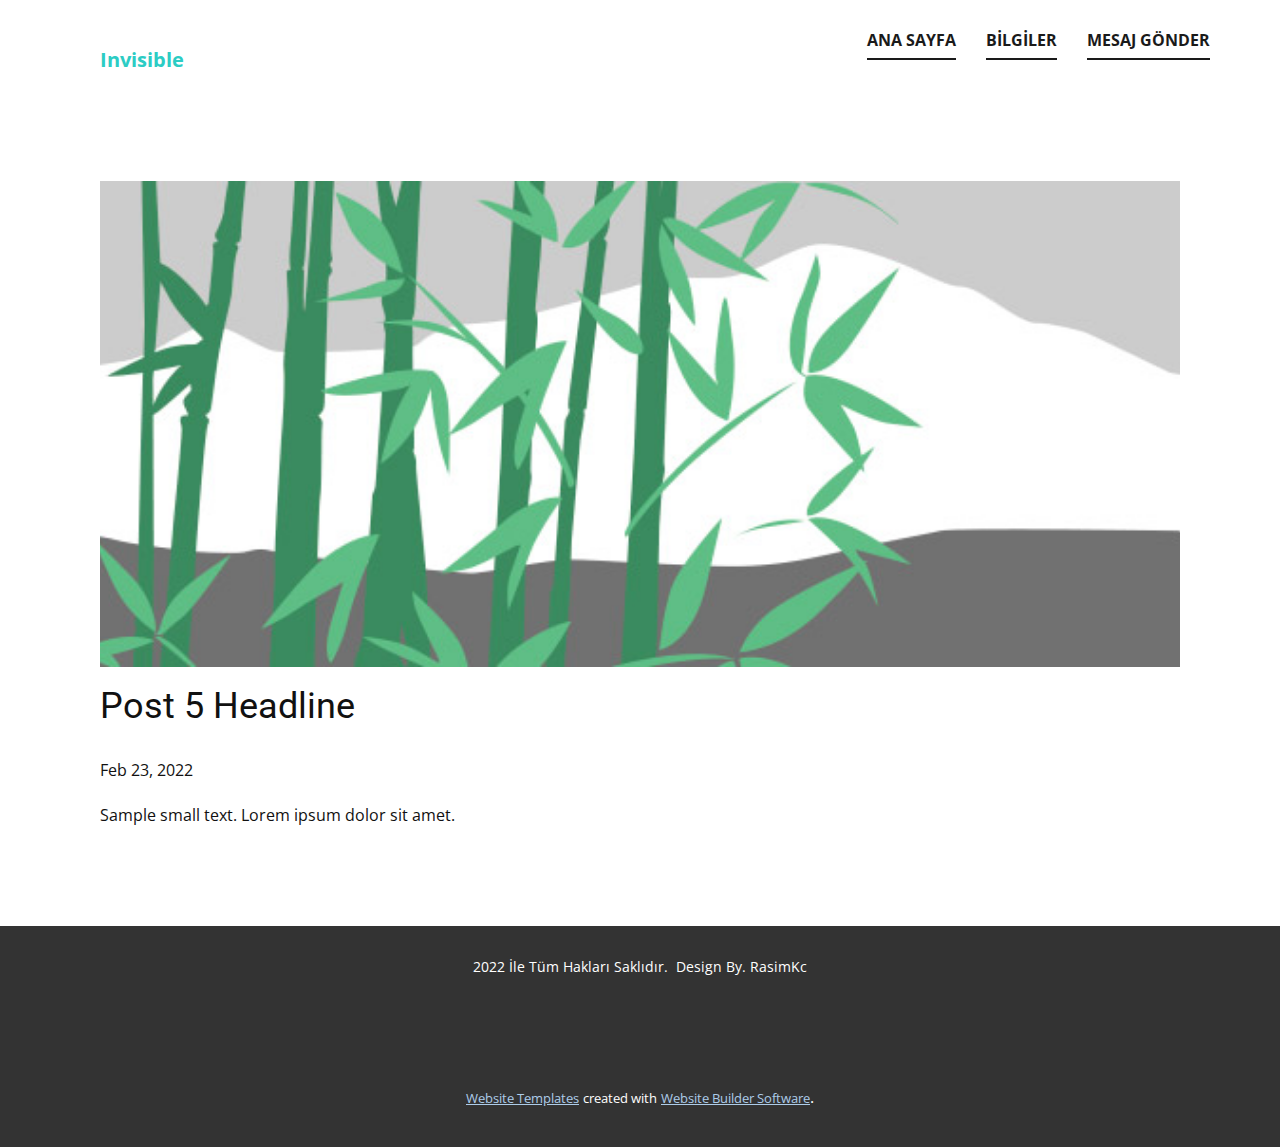
<file: blog/post-4.html>
<!doctype html>
<html style="font-size: 16px;" lang="tr-TR"><head>
    <meta name="viewport" content="width=device-width, initial-scale=1.0">
    <meta charset="utf-8">
    <meta name="keywords" content="Post 1 Headline">
    <meta name="description" content="">
    <meta name="page_type" content="np-template-header-footer-from-plugin">
    <title>Post 5 Headline</title>
    <link rel="stylesheet" href="../nicepage.css" media="screen">
<link rel="stylesheet" href="../Post-Template.css" media="screen">
    <script class="u-script" type="text/javascript" src="../jquery.js" defer=""></script>
    <script class="u-script" type="text/javascript" src="../nicepage.js" defer=""></script>
    <meta name="generator" content="Nicepage 4.5.4, nicepage.com">
    <link id="u-theme-google-font" rel="stylesheet" href="https://fonts.googleapis.com/css?family=Roboto:100,100i,300,300i,400,400i,500,500i,700,700i,900,900i|Open+Sans:300,300i,400,400i,500,500i,600,600i,700,700i,800,800i">
    
    
    <script type="application/ld+json">{
		"@context": "http://schema.org",
		"@type": "Organization",
		"name": "Site1"
}</script>
    <meta name="theme-color" content="#478ac9">
  </head>
  <body class="u-body u-xl-mode"><header class="u-clearfix u-header u-header" id="sec-6740"><div class="u-clearfix u-sheet u-sheet-1">
        <nav class="u-menu u-menu-dropdown u-offcanvas u-menu-1">
          <div class="menu-collapse" style="font-size: 1rem; letter-spacing: 0px; font-weight: 700; text-transform: uppercase;">
            <a class="u-button-style u-custom-active-border-color u-custom-border u-custom-border-color u-custom-borders u-custom-hover-border-color u-custom-left-right-menu-spacing u-custom-padding-bottom u-custom-text-active-color u-custom-text-color u-custom-text-hover-color u-custom-top-bottom-menu-spacing u-nav-link u-text-active-palette-1-base u-text-hover-palette-2-base" href="#">
              <svg class="u-svg-link" viewBox="0 0 24 24"><use xmlns:xlink="http://www.w3.org/1999/xlink" xlink:href="#menu-hamburger"></use></svg>
              <svg class="u-svg-content" version="1.1" id="menu-hamburger" viewBox="0 0 16 16" x="0px" y="0px" xmlns:xlink="http://www.w3.org/1999/xlink" xmlns="http://www.w3.org/2000/svg"><g><rect y="1" width="16" height="2"></rect><rect y="7" width="16" height="2"></rect><rect y="13" width="16" height="2"></rect>
</g></svg>
            </a>
          </div>
          <div class="u-custom-menu u-nav-container">
            <ul class="u-nav u-spacing-30 u-unstyled u-nav-1"><li class="u-nav-item"><a class="u-border-2 u-border-active-palette-1-base u-border-grey-90 u-border-hover-palette-1-base u-border-no-left u-border-no-right u-border-no-top u-button-style u-nav-link u-text-active-palette-1-base u-text-grey-90 u-text-hover-palette-1-base" href="../Ana-Sayfa.html" style="padding: 10px 0px;">Ana Sayfa</a>
</li><li class="u-nav-item"><a class="u-border-2 u-border-active-palette-1-base u-border-grey-90 u-border-hover-palette-1-base u-border-no-left u-border-no-right u-border-no-top u-button-style u-nav-link u-text-active-palette-1-base u-text-grey-90 u-text-hover-palette-1-base" href="../Bilgiler.html" style="padding: 10px 0px;">Bilgiler</a>
</li><li class="u-nav-item"><a class="u-border-2 u-border-active-palette-1-base u-border-grey-90 u-border-hover-palette-1-base u-border-no-left u-border-no-right u-border-no-top u-button-style u-nav-link u-text-active-palette-1-base u-text-grey-90 u-text-hover-palette-1-base" href="../Mesaj-Gönder.html" style="padding: 10px 0px;">Mesaj Gönder</a>
</li></ul>
          </div>
          <div class="u-custom-menu u-nav-container-collapse">
            <div class="u-black u-container-style u-inner-container-layout u-opacity u-opacity-95 u-sidenav">
              <div class="u-inner-container-layout u-sidenav-overflow">
                <div class="u-menu-close"></div>
                <ul class="u-align-center u-nav u-popupmenu-items u-unstyled u-nav-2"><li class="u-nav-item"><a class="u-button-style u-nav-link" href="../Ana-Sayfa.html" style="padding: 10px 20px;">Ana Sayfa</a>
</li><li class="u-nav-item"><a class="u-button-style u-nav-link" href="../Bilgiler.html" style="padding: 10px 20px;">Bilgiler</a>
</li><li class="u-nav-item"><a class="u-button-style u-nav-link" href="../Mesaj-Gönder.html" style="padding: 10px 20px;">Mesaj Gönder</a>
</li></ul>
              </div>
            </div>
            <div class="u-black u-menu-overlay u-opacity u-opacity-70"></div>
          </div>
        </nav>
        <a href="https://nicepage.dev" class="u-active-palette-2-light-1 u-border-active-palette-2-dark-1 u-border-hover-black u-border-none u-border-palette-1-base u-btn u-button-style u-none u-text-palette-4-dark-1 u-btn-1">Invisible</a>
      </div></header>
    <section class="u-align-center u-clearfix u-section-1" id="sec-772e">
      <div class="u-clearfix u-sheet u-valign-middle-md u-valign-middle-sm u-valign-middle-xs u-sheet-1"><!--post_details--><!--post_details_options_json--><!--{"source":""}--><!--/post_details_options_json--><!--blog_post-->
        <div class="u-container-style u-expanded-width u-post-details u-post-details-1">
          <div class="u-container-layout u-valign-middle u-container-layout-1"><!--blog_post_image-->
            <img alt="" class="u-blog-control u-expanded-width u-image u-image-default u-image-1" src="[data-uri]"><!--/blog_post_image--><!--blog_post_header-->
            <h2 class="u-blog-control u-text u-text-1">Post 5 Headline</h2><!--/blog_post_header--><!--blog_post_metadata-->
            <div class="u-blog-control u-metadata u-metadata-1"><!--blog_post_metadata_date-->
              <span class="u-meta-date u-meta-icon">Feb 23, 2022</span><!--/blog_post_metadata_date--><!--blog_post_metadata_category-->
              <!--/blog_post_metadata_category--><!--blog_post_metadata_comments-->
              <!--/blog_post_metadata_comments-->
            </div><!--/blog_post_metadata--><!--blog_post_content-->
            <div class="u-align-justify u-blog-control u-post-content u-text u-text-2 fr-view">
  Sample small text. Lorem ipsum dolor sit amet.
  </div><!--/blog_post_content-->
          </div>
        </div><!--/blog_post--><!--/post_details-->
      </div>
    </section>
    
    
    <footer class="u-align-center u-clearfix u-footer u-grey-80 u-footer" id="sec-8ac2"><div class="u-clearfix u-sheet u-sheet-1">
        <p class="u-small-text u-text u-text-variant u-text-1">2022 İle Tüm Hakları Saklıdır.&nbsp; Design By. RasimKc</p>
      </div></footer>
    <section class="u-backlink u-clearfix u-grey-80">
      <a class="u-link" href="https://nicepage.com/website-templates" target="_blank">
        <span>Website Templates</span>
      </a>
      <p class="u-text">
        <span>created with</span>
      </p>
      <a class="u-link" href="" target="_blank">
        <span>Website Builder Software</span>
      </a>. 
    </section>
  
</body></html>
</file>
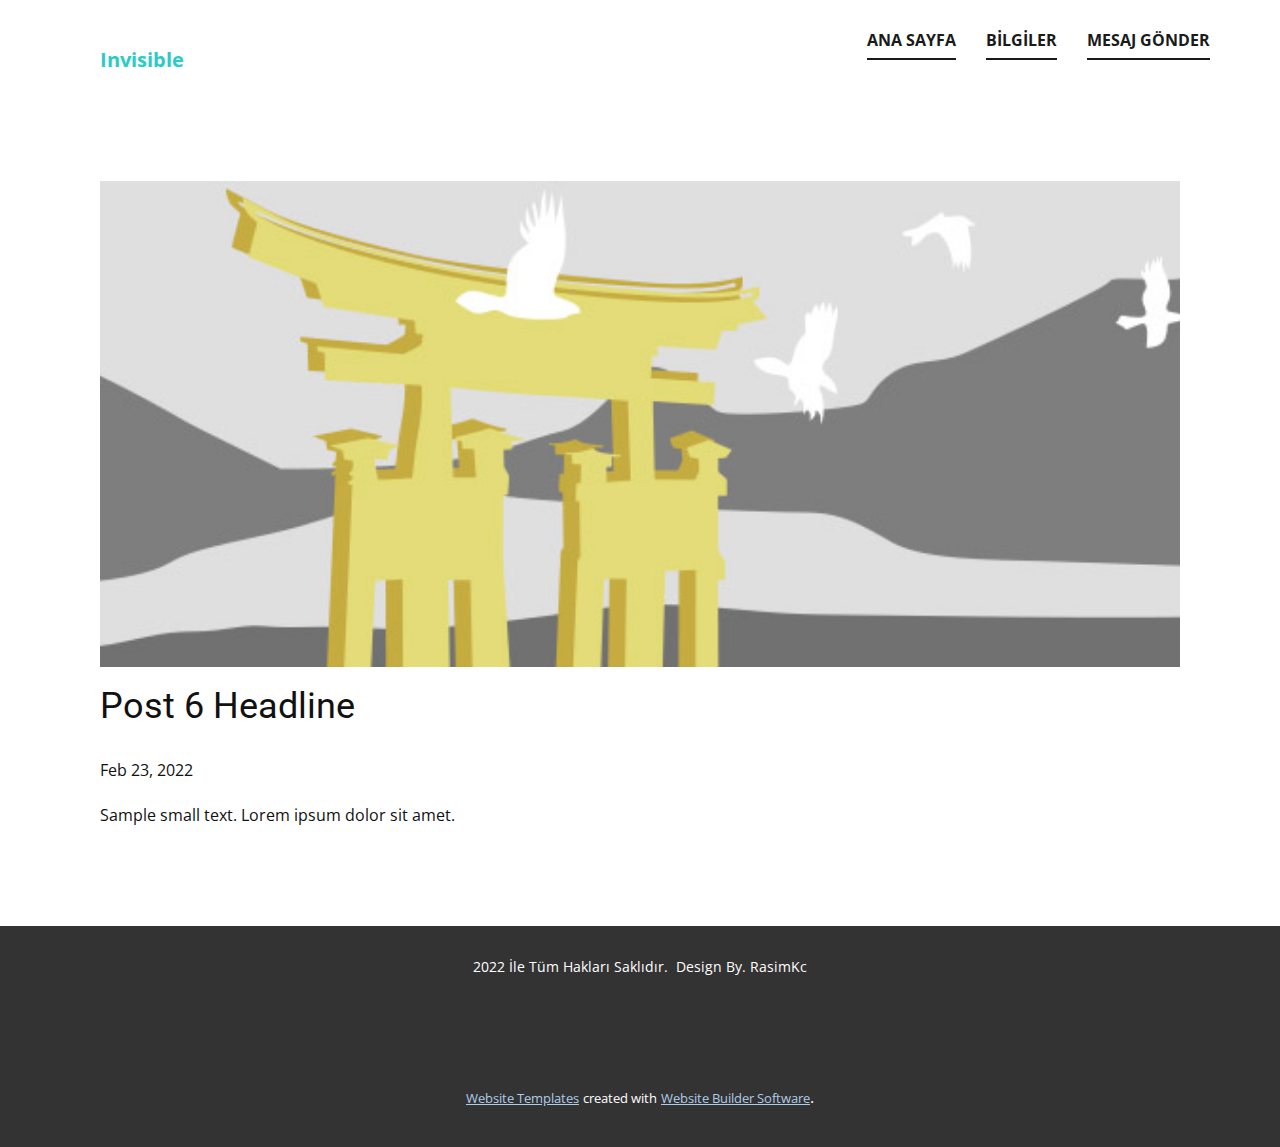
<file: blog/post-5.html>
<!doctype html>
<html style="font-size: 16px;" lang="tr-TR"><head>
    <meta name="viewport" content="width=device-width, initial-scale=1.0">
    <meta charset="utf-8">
    <meta name="keywords" content="Post 1 Headline">
    <meta name="description" content="">
    <meta name="page_type" content="np-template-header-footer-from-plugin">
    <title>Post 6 Headline</title>
    <link rel="stylesheet" href="../nicepage.css" media="screen">
<link rel="stylesheet" href="../Post-Template.css" media="screen">
    <script class="u-script" type="text/javascript" src="../jquery.js" defer=""></script>
    <script class="u-script" type="text/javascript" src="../nicepage.js" defer=""></script>
    <meta name="generator" content="Nicepage 4.5.4, nicepage.com">
    <link id="u-theme-google-font" rel="stylesheet" href="https://fonts.googleapis.com/css?family=Roboto:100,100i,300,300i,400,400i,500,500i,700,700i,900,900i|Open+Sans:300,300i,400,400i,500,500i,600,600i,700,700i,800,800i">
    
    
    <script type="application/ld+json">{
		"@context": "http://schema.org",
		"@type": "Organization",
		"name": "Site1"
}</script>
    <meta name="theme-color" content="#478ac9">
  </head>
  <body class="u-body u-xl-mode"><header class="u-clearfix u-header u-header" id="sec-6740"><div class="u-clearfix u-sheet u-sheet-1">
        <nav class="u-menu u-menu-dropdown u-offcanvas u-menu-1">
          <div class="menu-collapse" style="font-size: 1rem; letter-spacing: 0px; font-weight: 700; text-transform: uppercase;">
            <a class="u-button-style u-custom-active-border-color u-custom-border u-custom-border-color u-custom-borders u-custom-hover-border-color u-custom-left-right-menu-spacing u-custom-padding-bottom u-custom-text-active-color u-custom-text-color u-custom-text-hover-color u-custom-top-bottom-menu-spacing u-nav-link u-text-active-palette-1-base u-text-hover-palette-2-base" href="#">
              <svg class="u-svg-link" viewBox="0 0 24 24"><use xmlns:xlink="http://www.w3.org/1999/xlink" xlink:href="#menu-hamburger"></use></svg>
              <svg class="u-svg-content" version="1.1" id="menu-hamburger" viewBox="0 0 16 16" x="0px" y="0px" xmlns:xlink="http://www.w3.org/1999/xlink" xmlns="http://www.w3.org/2000/svg"><g><rect y="1" width="16" height="2"></rect><rect y="7" width="16" height="2"></rect><rect y="13" width="16" height="2"></rect>
</g></svg>
            </a>
          </div>
          <div class="u-custom-menu u-nav-container">
            <ul class="u-nav u-spacing-30 u-unstyled u-nav-1"><li class="u-nav-item"><a class="u-border-2 u-border-active-palette-1-base u-border-grey-90 u-border-hover-palette-1-base u-border-no-left u-border-no-right u-border-no-top u-button-style u-nav-link u-text-active-palette-1-base u-text-grey-90 u-text-hover-palette-1-base" href="../Ana-Sayfa.html" style="padding: 10px 0px;">Ana Sayfa</a>
</li><li class="u-nav-item"><a class="u-border-2 u-border-active-palette-1-base u-border-grey-90 u-border-hover-palette-1-base u-border-no-left u-border-no-right u-border-no-top u-button-style u-nav-link u-text-active-palette-1-base u-text-grey-90 u-text-hover-palette-1-base" href="../Bilgiler.html" style="padding: 10px 0px;">Bilgiler</a>
</li><li class="u-nav-item"><a class="u-border-2 u-border-active-palette-1-base u-border-grey-90 u-border-hover-palette-1-base u-border-no-left u-border-no-right u-border-no-top u-button-style u-nav-link u-text-active-palette-1-base u-text-grey-90 u-text-hover-palette-1-base" href="../Mesaj-Gönder.html" style="padding: 10px 0px;">Mesaj Gönder</a>
</li></ul>
          </div>
          <div class="u-custom-menu u-nav-container-collapse">
            <div class="u-black u-container-style u-inner-container-layout u-opacity u-opacity-95 u-sidenav">
              <div class="u-inner-container-layout u-sidenav-overflow">
                <div class="u-menu-close"></div>
                <ul class="u-align-center u-nav u-popupmenu-items u-unstyled u-nav-2"><li class="u-nav-item"><a class="u-button-style u-nav-link" href="../Ana-Sayfa.html" style="padding: 10px 20px;">Ana Sayfa</a>
</li><li class="u-nav-item"><a class="u-button-style u-nav-link" href="../Bilgiler.html" style="padding: 10px 20px;">Bilgiler</a>
</li><li class="u-nav-item"><a class="u-button-style u-nav-link" href="../Mesaj-Gönder.html" style="padding: 10px 20px;">Mesaj Gönder</a>
</li></ul>
              </div>
            </div>
            <div class="u-black u-menu-overlay u-opacity u-opacity-70"></div>
          </div>
        </nav>
        <a href="https://nicepage.dev" class="u-active-palette-2-light-1 u-border-active-palette-2-dark-1 u-border-hover-black u-border-none u-border-palette-1-base u-btn u-button-style u-none u-text-palette-4-dark-1 u-btn-1">Invisible</a>
      </div></header>
    <section class="u-align-center u-clearfix u-section-1" id="sec-772e">
      <div class="u-clearfix u-sheet u-valign-middle-md u-valign-middle-sm u-valign-middle-xs u-sheet-1"><!--post_details--><!--post_details_options_json--><!--{"source":""}--><!--/post_details_options_json--><!--blog_post-->
        <div class="u-container-style u-expanded-width u-post-details u-post-details-1">
          <div class="u-container-layout u-valign-middle u-container-layout-1"><!--blog_post_image-->
            <img alt="" class="u-blog-control u-expanded-width u-image u-image-default u-image-1" src="[data-uri]"><!--/blog_post_image--><!--blog_post_header-->
            <h2 class="u-blog-control u-text u-text-1">Post 6 Headline</h2><!--/blog_post_header--><!--blog_post_metadata-->
            <div class="u-blog-control u-metadata u-metadata-1"><!--blog_post_metadata_date-->
              <span class="u-meta-date u-meta-icon">Feb 23, 2022</span><!--/blog_post_metadata_date--><!--blog_post_metadata_category-->
              <!--/blog_post_metadata_category--><!--blog_post_metadata_comments-->
              <!--/blog_post_metadata_comments-->
            </div><!--/blog_post_metadata--><!--blog_post_content-->
            <div class="u-align-justify u-blog-control u-post-content u-text u-text-2 fr-view">
  Sample small text. Lorem ipsum dolor sit amet.
  </div><!--/blog_post_content-->
          </div>
        </div><!--/blog_post--><!--/post_details-->
      </div>
    </section>
    
    
    <footer class="u-align-center u-clearfix u-footer u-grey-80 u-footer" id="sec-8ac2"><div class="u-clearfix u-sheet u-sheet-1">
        <p class="u-small-text u-text u-text-variant u-text-1">2022 İle Tüm Hakları Saklıdır.&nbsp; Design By. RasimKc</p>
      </div></footer>
    <section class="u-backlink u-clearfix u-grey-80">
      <a class="u-link" href="https://nicepage.com/website-templates" target="_blank">
        <span>Website Templates</span>
      </a>
      <p class="u-text">
        <span>created with</span>
      </p>
      <a class="u-link" href="" target="_blank">
        <span>Website Builder Software</span>
      </a>. 
    </section>
  
</body></html>
</file>
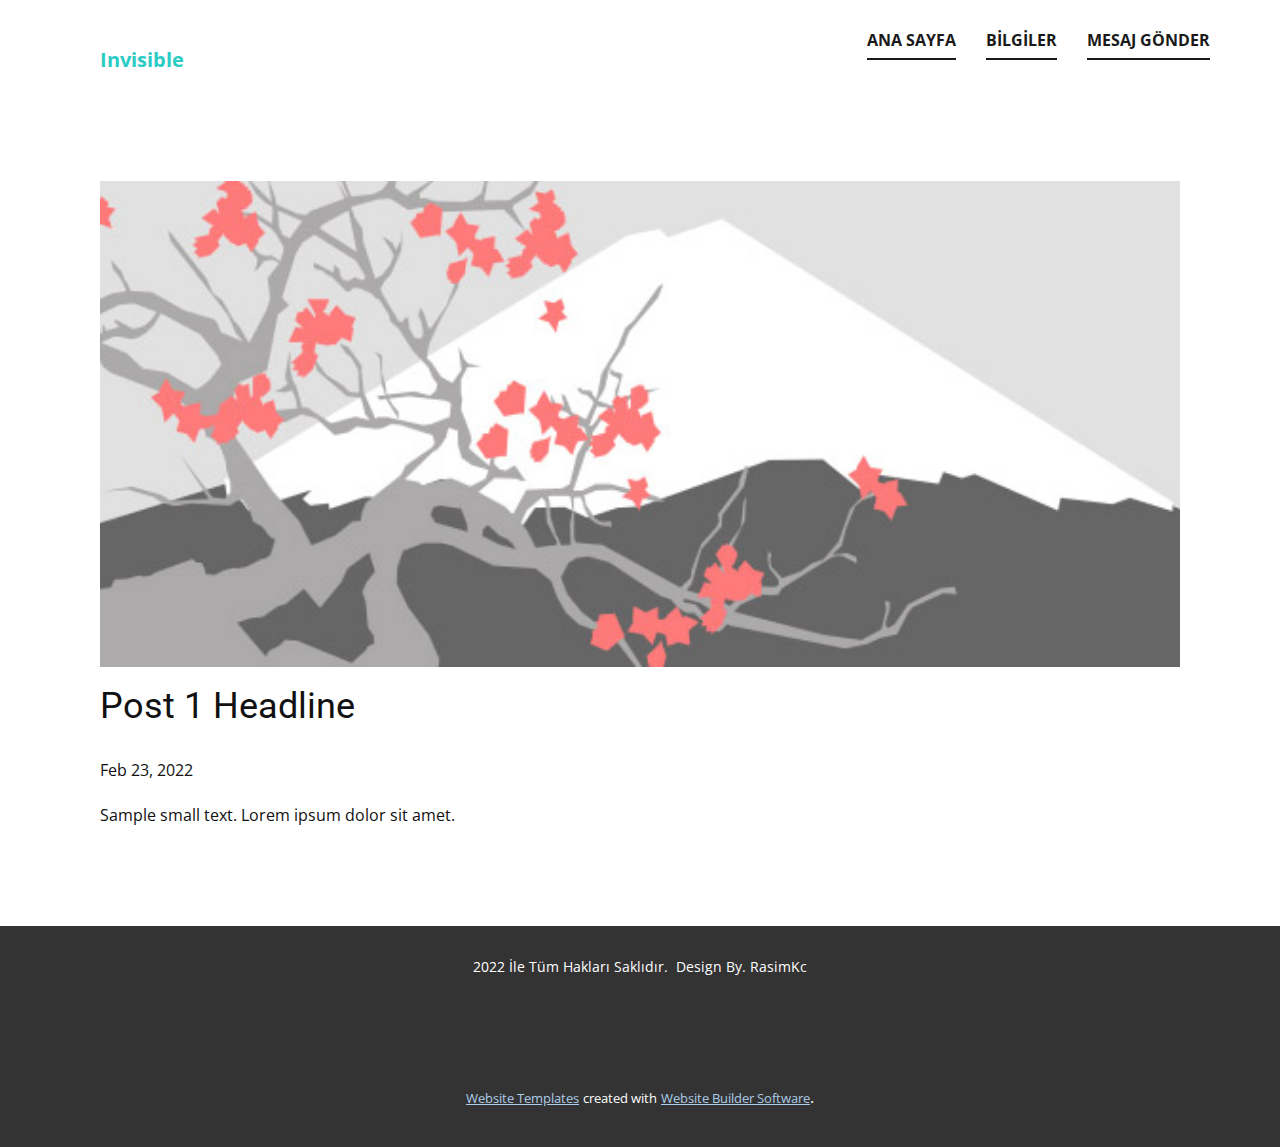
<file: blog/post.html>
<!doctype html>
<html style="font-size: 16px;" lang="tr-TR"><head>
    <meta name="viewport" content="width=device-width, initial-scale=1.0">
    <meta charset="utf-8">
    <meta name="keywords" content="Post 1 Headline">
    <meta name="description" content="">
    <meta name="page_type" content="np-template-header-footer-from-plugin">
    <title>Post 1 Headline</title>
    <link rel="stylesheet" href="../nicepage.css" media="screen">
<link rel="stylesheet" href="../Post-Template.css" media="screen">
    <script class="u-script" type="text/javascript" src="../jquery.js" defer=""></script>
    <script class="u-script" type="text/javascript" src="../nicepage.js" defer=""></script>
    <meta name="generator" content="Nicepage 4.5.4, nicepage.com">
    <link id="u-theme-google-font" rel="stylesheet" href="https://fonts.googleapis.com/css?family=Roboto:100,100i,300,300i,400,400i,500,500i,700,700i,900,900i|Open+Sans:300,300i,400,400i,500,500i,600,600i,700,700i,800,800i">
    
    
    <script type="application/ld+json">{
		"@context": "http://schema.org",
		"@type": "Organization",
		"name": "Site1"
}</script>
    <meta name="theme-color" content="#478ac9">
  </head>
  <body class="u-body u-xl-mode"><header class="u-clearfix u-header u-header" id="sec-6740"><div class="u-clearfix u-sheet u-sheet-1">
        <nav class="u-menu u-menu-dropdown u-offcanvas u-menu-1">
          <div class="menu-collapse" style="font-size: 1rem; letter-spacing: 0px; font-weight: 700; text-transform: uppercase;">
            <a class="u-button-style u-custom-active-border-color u-custom-border u-custom-border-color u-custom-borders u-custom-hover-border-color u-custom-left-right-menu-spacing u-custom-padding-bottom u-custom-text-active-color u-custom-text-color u-custom-text-hover-color u-custom-top-bottom-menu-spacing u-nav-link u-text-active-palette-1-base u-text-hover-palette-2-base" href="#">
              <svg class="u-svg-link" viewBox="0 0 24 24"><use xmlns:xlink="http://www.w3.org/1999/xlink" xlink:href="#menu-hamburger"></use></svg>
              <svg class="u-svg-content" version="1.1" id="menu-hamburger" viewBox="0 0 16 16" x="0px" y="0px" xmlns:xlink="http://www.w3.org/1999/xlink" xmlns="http://www.w3.org/2000/svg"><g><rect y="1" width="16" height="2"></rect><rect y="7" width="16" height="2"></rect><rect y="13" width="16" height="2"></rect>
</g></svg>
            </a>
          </div>
          <div class="u-custom-menu u-nav-container">
            <ul class="u-nav u-spacing-30 u-unstyled u-nav-1"><li class="u-nav-item"><a class="u-border-2 u-border-active-palette-1-base u-border-grey-90 u-border-hover-palette-1-base u-border-no-left u-border-no-right u-border-no-top u-button-style u-nav-link u-text-active-palette-1-base u-text-grey-90 u-text-hover-palette-1-base" href="../Ana-Sayfa.html" style="padding: 10px 0px;">Ana Sayfa</a>
</li><li class="u-nav-item"><a class="u-border-2 u-border-active-palette-1-base u-border-grey-90 u-border-hover-palette-1-base u-border-no-left u-border-no-right u-border-no-top u-button-style u-nav-link u-text-active-palette-1-base u-text-grey-90 u-text-hover-palette-1-base" href="../Bilgiler.html" style="padding: 10px 0px;">Bilgiler</a>
</li><li class="u-nav-item"><a class="u-border-2 u-border-active-palette-1-base u-border-grey-90 u-border-hover-palette-1-base u-border-no-left u-border-no-right u-border-no-top u-button-style u-nav-link u-text-active-palette-1-base u-text-grey-90 u-text-hover-palette-1-base" href="../Mesaj-Gönder.html" style="padding: 10px 0px;">Mesaj Gönder</a>
</li></ul>
          </div>
          <div class="u-custom-menu u-nav-container-collapse">
            <div class="u-black u-container-style u-inner-container-layout u-opacity u-opacity-95 u-sidenav">
              <div class="u-inner-container-layout u-sidenav-overflow">
                <div class="u-menu-close"></div>
                <ul class="u-align-center u-nav u-popupmenu-items u-unstyled u-nav-2"><li class="u-nav-item"><a class="u-button-style u-nav-link" href="../Ana-Sayfa.html" style="padding: 10px 20px;">Ana Sayfa</a>
</li><li class="u-nav-item"><a class="u-button-style u-nav-link" href="../Bilgiler.html" style="padding: 10px 20px;">Bilgiler</a>
</li><li class="u-nav-item"><a class="u-button-style u-nav-link" href="../Mesaj-Gönder.html" style="padding: 10px 20px;">Mesaj Gönder</a>
</li></ul>
              </div>
            </div>
            <div class="u-black u-menu-overlay u-opacity u-opacity-70"></div>
          </div>
        </nav>
        <a href="https://nicepage.dev" class="u-active-palette-2-light-1 u-border-active-palette-2-dark-1 u-border-hover-black u-border-none u-border-palette-1-base u-btn u-button-style u-none u-text-palette-4-dark-1 u-btn-1">Invisible</a>
      </div></header>
    <section class="u-align-center u-clearfix u-section-1" id="sec-772e">
      <div class="u-clearfix u-sheet u-valign-middle-md u-valign-middle-sm u-valign-middle-xs u-sheet-1"><!--post_details--><!--post_details_options_json--><!--{"source":""}--><!--/post_details_options_json--><!--blog_post-->
        <div class="u-container-style u-expanded-width u-post-details u-post-details-1">
          <div class="u-container-layout u-valign-middle u-container-layout-1"><!--blog_post_image-->
            <img alt="" class="u-blog-control u-expanded-width u-image u-image-default u-image-1" src="[data-uri]"><!--/blog_post_image--><!--blog_post_header-->
            <h2 class="u-blog-control u-text u-text-1">Post 1 Headline</h2><!--/blog_post_header--><!--blog_post_metadata-->
            <div class="u-blog-control u-metadata u-metadata-1"><!--blog_post_metadata_date-->
              <span class="u-meta-date u-meta-icon">Feb 23, 2022</span><!--/blog_post_metadata_date--><!--blog_post_metadata_category-->
              <!--/blog_post_metadata_category--><!--blog_post_metadata_comments-->
              <!--/blog_post_metadata_comments-->
            </div><!--/blog_post_metadata--><!--blog_post_content-->
            <div class="u-align-justify u-blog-control u-post-content u-text u-text-2 fr-view">
  Sample small text. Lorem ipsum dolor sit amet.
  </div><!--/blog_post_content-->
          </div>
        </div><!--/blog_post--><!--/post_details-->
      </div>
    </section>
    
    
    <footer class="u-align-center u-clearfix u-footer u-grey-80 u-footer" id="sec-8ac2"><div class="u-clearfix u-sheet u-sheet-1">
        <p class="u-small-text u-text u-text-variant u-text-1">2022 İle Tüm Hakları Saklıdır.&nbsp; Design By. RasimKc</p>
      </div></footer>
    <section class="u-backlink u-clearfix u-grey-80">
      <a class="u-link" href="https://nicepage.com/website-templates" target="_blank">
        <span>Website Templates</span>
      </a>
      <p class="u-text">
        <span>created with</span>
      </p>
      <a class="u-link" href="" target="_blank">
        <span>Website Builder Software</span>
      </a>. 
    </section>
  
</body></html>
</file>
